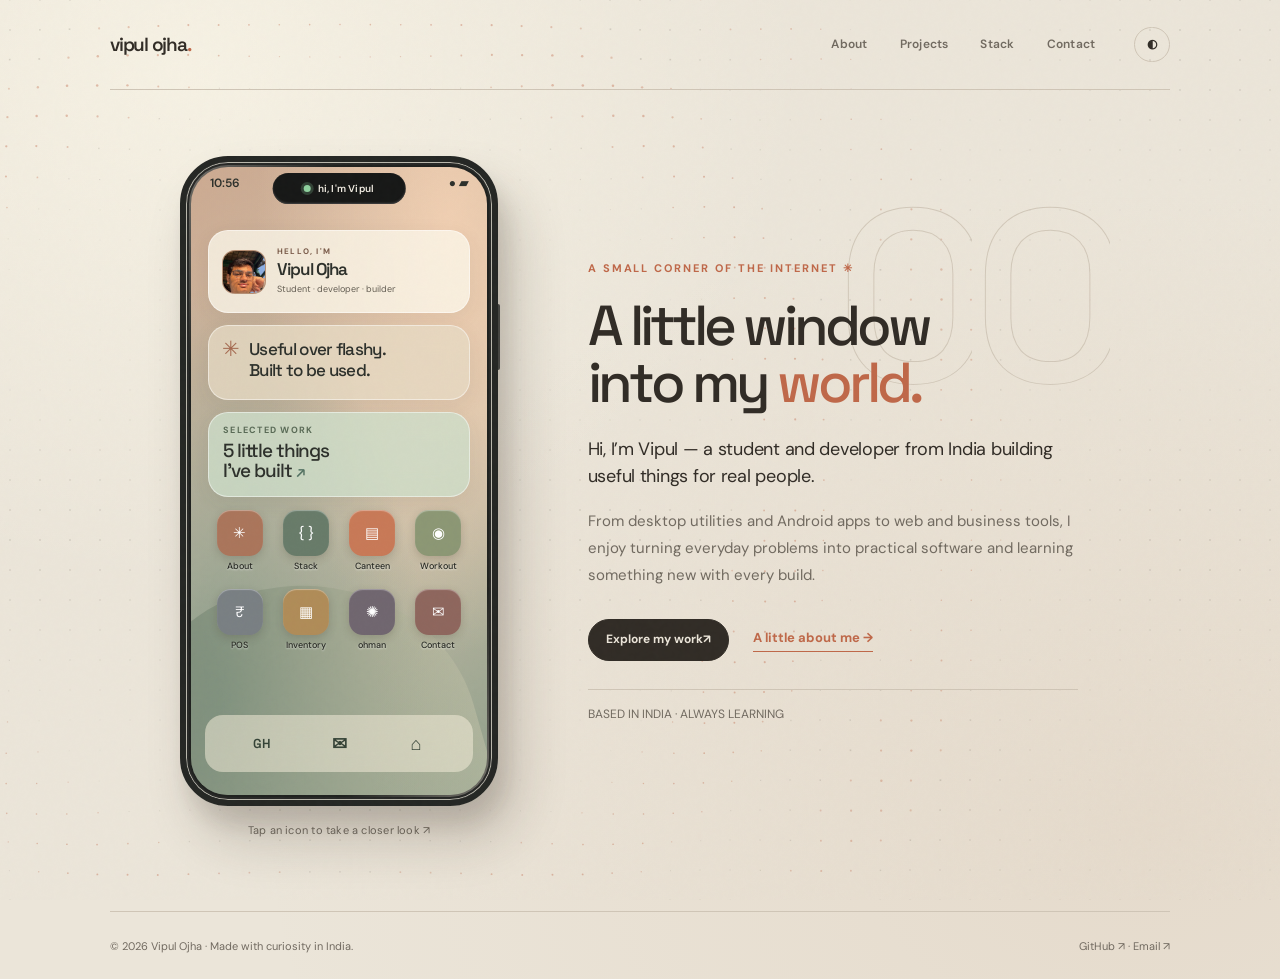
<file: index.html>
<!doctype html>
<html lang="en">
<head>
  <meta charset="utf-8">
  <meta name="viewport" content="width=device-width, initial-scale=1">
  <meta name="theme-color" content="#f8f6f0">
  <meta name="description" content="Vipul Ojha is a student and developer from India building practical desktop, Android, and web tools. Explore projects and get in touch.">
  <link rel="canonical" href="https://vipulojha.github.io/">
  <link rel="icon" type="image/svg+xml" href="favicon.svg">
  <meta property="og:type" content="website">
  <meta property="og:title" content="vipulojha.dev">
  <meta property="og:description" content="Practical software for the web, Android, and desktop. Projects, skills, and ways to connect.">
  <meta property="og:url" content="https://vipulojha.github.io/">
  <meta property="og:image" content="https://vipulojha.github.io/assets/social-card.png">
  <meta name="twitter:card" content="summary_large_image">
  <meta name="twitter:title" content="vipulojha.dev">
  <link rel="preconnect" href="https://fonts.googleapis.com">
  <link rel="preconnect" href="https://fonts.gstatic.com" crossorigin>
  <link href="https://fonts.googleapis.com/css2?family=DM+Sans:wght@400;500;600;700;800&family=Space+Grotesk:wght@400;500;600;700&display=swap" rel="stylesheet">
  <link rel="stylesheet" href="styles.css">
  <script defer src="app.js"></script>
  <script defer src="motion.js"></script>
  <title>vipulojha.dev</title>
</head>
<body class="site-shell">
  <a class="skip-link" href="#main">Skip to content</a>
  <header class="site-header"><nav aria-label="Main navigation">
    <a class="brand" href="#home" data-open="overview">vipul ojha<span aria-hidden="true">.</span></a>
    <div class="nav-links"><a href="#about" data-open="about">About</a><a href="#projects" data-open="projects">Projects</a><a href="#stack" data-open="stack">Stack</a><a href="#contact" data-open="contact">Contact</a></div>
    <button class="theme-toggle" id="theme-toggle" type="button" aria-label="Switch to dark theme" aria-pressed="false">◐</button>
  </nav></header>
  <main id="main"><div class="experience">
    <div class="phone-column"><div class="phone" aria-label="Explore Vipul's portfolio"><div class="phone-screen">
      <div class="phone-status"><span id="phone-clock">9:41</span><span class="dynamic-island" aria-hidden="true"></span><span aria-hidden="true">● ▰</span></div>
      <div id="phone-home-screen" class="phone-home-screen">
        <div class="profile-widget"><div class="avatar-frame"><img src="assets/avatar.png" alt="Vipul Ojha" width="380" height="380"></div><div><span class="screen-kicker">HELLO, I'M</span><strong>Vipul Ojha</strong><span>Student · developer · builder</span></div></div>
        <div class="motto-widget"><span aria-hidden="true">✳</span><p>Useful over flashy.<br>Built to be used.</p></div>
        <a class="projects-widget" href="#projects" data-open="projects"><span>SELECTED WORK</span><strong>5 little things<br>I've built <span aria-hidden="true">↗</span></strong></a>
        <div class="app-grid" aria-label="Explore sections">
          <a class="app-launcher" href="#about" data-open="about"><span class="app-icon icon-about" aria-hidden="true">✳</span><span class="app-label">About</span></a>
          <a class="app-launcher" href="#stack" data-open="stack"><span class="app-icon icon-stack" aria-hidden="true">{ }</span><span class="app-label">Stack</span></a>
          <a class="app-launcher" href="#canteen" data-open="canteen"><span class="app-icon icon-canteen" aria-hidden="true">▤</span><span class="app-label">Canteen</span></a>
          <a class="app-launcher" href="#workout" data-open="workout"><span class="app-icon icon-workout" aria-hidden="true">◉</span><span class="app-label">Workout</span></a>
          <a class="app-launcher" href="#pos" data-open="pos"><span class="app-icon icon-pos" aria-hidden="true">₹</span><span class="app-label">POS</span></a>
          <a class="app-launcher" href="#inventory" data-open="inventory"><span class="app-icon icon-inventory" aria-hidden="true">▦</span><span class="app-label">Inventory</span></a>
          <a class="app-launcher" href="#ohman" data-open="ohman"><span class="app-icon icon-ohman" aria-hidden="true">✺</span><span class="app-label">ohman</span></a>
          <a class="app-launcher" href="#contact" data-open="contact"><span class="app-icon icon-contact" aria-hidden="true">✉</span><span class="app-label">Contact</span></a>
        </div>
        <div class="phone-dock"><a href="https://github.com/vipulojha" target="_blank" rel="noopener noreferrer" aria-label="Vipul on GitHub">GH</a><a href="mailto:vipul.ojha.dev@gmail.com" aria-label="Email Vipul">✉</a><a href="#home" data-open="overview" aria-label="Home">⌂</a></div>
      </div>
      <section id="phone-sheet" class="phone-sheet" aria-labelledby="phone-sheet-title" hidden><div class="sheet-toolbar"><button id="phone-back" type="button" aria-label="Back to home">←</button><span id="phone-sheet-title"></span></div><div id="phone-sheet-body" class="sheet-body"></div><button id="phone-home" class="home-indicator" type="button" aria-label="Return to home"><span></span></button></section>
    </div></div><p class="phone-hint">Tap an icon to take a closer look <span aria-hidden="true">↗</span></p></div>
    <div class="detail-column"><div id="detail-panels">
      <section class="detail-panel" data-panel="overview" id="home"><p class="eyebrow">A SMALL CORNER OF THE INTERNET <span aria-hidden="true">✳</span></p><h1 class="detail-title">A little window<br>into my <em>world.</em></h1><p class="detail-lede">Hi, I’m Vipul — a student and developer from India building useful things for real people.</p><p class="detail-copy">From desktop utilities and Android apps to web and business tools, I enjoy turning everyday problems into practical software and learning something new with every build.</p><div class="detail-actions"><a class="pill-link" href="#projects" data-open="projects">Explore my work <span aria-hidden="true">↗</span></a><a class="text-link" href="#about" data-open="about">A little about me →</a></div><p class="detail-meta">BASED IN INDIA · ALWAYS LEARNING</p></section>
      <section class="detail-panel" data-panel="about" id="about"><p class="eyebrow">01 / THE PERSON</p><h2 class="detail-title">Curious by default.</h2><p class="detail-lede">Hi, I’m Vipul.</p><p class="detail-copy">I’m a student from India interested in software engineering and product development. I enjoy turning everyday problems into practical tools — and learning something new with every build.</p><p class="detail-copy">Useful over flashy. Built to be used.</p><div class="detail-actions"><a class="pill-link" href="https://github.com/vipulojha" target="_blank" rel="noopener noreferrer">Find me on GitHub ↗</a><a class="text-link" href="#contact" data-open="contact">Say hello →</a></div></section>
      <section class="detail-panel" data-panel="projects" id="projects"><p class="eyebrow">02 / SELECTED WORK</p><h2 class="detail-title">Things I’ve built.</h2><p class="detail-lede">A mix of web, Android, and desktop projects — each one a chance to make something useful.</p><div class="project-toolbar"><div id="project-filters" role="group" aria-label="Filter projects"><button type="button" data-filter="all" aria-pressed="true">All</button><button type="button" data-filter="web" aria-pressed="false">Web</button><button type="button" data-filter="android" aria-pressed="false">Android</button><button type="button" data-filter="desktop" aria-pressed="false">Desktop</button></div><span id="project-count">5 projects</span></div>
        <div class="project-list">
          <article class="project-card" data-category="web"><span class="project-number">01 / WEB APP</span><div class="project-info"><h3><a href="#canteen" data-open="canteen">Smart Canteen System ↗</a></h3><p>A canteen management system built with PHP and MySQL.</p><span>PHP · MySQL</span></div><a class="text-link" href="https://github.com/vipulojha/smart-canteen-system" target="_blank" rel="noopener noreferrer">GitHub ↗</a></article>
          <article class="project-card" data-category="android"><span class="project-number">02 / ANDROID</span><div class="project-info"><h3><a href="#workout" data-open="workout">Workout Tracker ↗</a></h3><p>An Android app with login, workout plans, exercises, and progress tracking.</p><span>Java · Android</span></div><a class="text-link" href="https://github.com/vipulojha/workout_tracker" target="_blank" rel="noopener noreferrer">GitHub ↗</a></article>
          <article class="project-card" data-category="web"><span class="project-number">03 / WEB APP</span><div class="project-info"><h3><a href="#pos" data-open="pos">POS System ↗</a></h3><p>A JavaScript project for managing products and transactions.</p><span>JavaScript</span></div><a class="text-link" href="https://github.com/vipulojha/-POS-System" target="_blank" rel="noopener noreferrer">GitHub ↗</a></article>
          <article class="project-card" data-category="web"><span class="project-number">04 / HACKATHON · WEB</span><div class="project-info"><h3><a href="#inventory" data-open="inventory">Core Inventory System ↗</a></h3><p>An inventory system created for a hackathon.</p><span>Inventory tools</span></div><div class="detail-actions"><a class="text-link" href="https://coreinventorysystem-odoo.vercel.app" target="_blank" rel="noopener noreferrer">Live demo ↗</a><a class="text-link" href="https://github.com/vipulojha/CoreInventorySystem-Odoo" target="_blank" rel="noopener noreferrer">GitHub ↗</a></div></article>
          <article class="project-card" data-category="desktop"><span class="project-number">05 / DESKTOP · FORK</span><div class="project-info"><h3><a href="#ohman" data-open="ohman">ohman ↗</a></h3><p>A fork of a C# utility for OMEN and Victus fan, GPU, and lighting controls. Credit for the original project belongs to its upstream authors.</p><span>C# · Windows</span></div><a class="text-link" href="https://github.com/vipulojha/ohman" target="_blank" rel="noopener noreferrer">View fork ↗</a></article>
        </div><p class="detail-footer"><a class="text-link" href="https://github.com/vipulojha?tab=repositories" target="_blank" rel="noopener noreferrer">More on GitHub ↗</a></p></section>
      <section class="detail-panel" data-panel="stack" id="stack"><p class="eyebrow">03 / THE TOOLKIT</p><h2 class="detail-title">Tools of the trade.</h2><p class="detail-lede">Languages and tools I’ve used across projects, with plenty more to learn.</p><h3>Languages &amp; web</h3><ul class="tag-list"><li>C#</li><li>Java</li><li>JavaScript</li><li>HTML &amp; CSS</li><li>PHP</li><li>PowerShell</li></ul><h3>Data &amp; platforms</h3><ul class="tag-list"><li>MySQL</li><li>Android</li><li>Desktop</li><li>Web</li></ul><h3>Workflow</h3><ul class="tag-list"><li>Git</li><li>GitHub</li><li>Build · Learn · Iterate</li></ul></section>
      <section class="detail-panel" data-panel="contact" id="contact"><p class="eyebrow">04 / GET IN TOUCH</p><h2 class="detail-title">Have an idea?<br>Let’s talk.</h2><p class="detail-lede">Whether you want to collaborate, share feedback, or just say hi — my inbox is open.</p><div class="detail-actions"><a class="pill-link" href="mailto:vipul.ojha.dev@gmail.com">Email me ↗</a><button id="copy-email" type="button" data-email="vipul.ojha.dev@gmail.com">Copy email ⧉</button></div><span id="copy-status" role="status" aria-live="polite"></span><p class="detail-meta">vipul.ojha.dev@gmail.com</p></section>
      <section class="detail-panel" data-panel="canteen" id="canteen"><p class="eyebrow">01 / WEB APP</p><h2 class="detail-title">Smart Canteen System.</h2><p class="detail-lede">A canteen management system built with PHP and MySQL.</p><ul class="tag-list"><li>PHP</li><li>MySQL</li></ul><div class="detail-actions"><a class="pill-link" href="https://github.com/vipulojha/smart-canteen-system" target="_blank" rel="noopener noreferrer">View repository ↗</a><a class="text-link" href="#projects" data-open="projects">All projects →</a></div></section>
      <section class="detail-panel" data-panel="workout" id="workout"><p class="eyebrow">02 / ANDROID</p><h2 class="detail-title">Workout Tracker.</h2><p class="detail-lede">An Android app with login, workout plans, exercises, and progress tracking.</p><ul class="tag-list"><li>Java</li><li>Android</li></ul><div class="detail-actions"><a class="pill-link" href="https://github.com/vipulojha/workout_tracker" target="_blank" rel="noopener noreferrer">View repository ↗</a><a class="text-link" href="#projects" data-open="projects">All projects →</a></div></section>
      <section class="detail-panel" data-panel="pos" id="pos"><p class="eyebrow">03 / WEB APP</p><h2 class="detail-title">POS System.</h2><p class="detail-lede">A JavaScript project for managing products and transactions.</p><ul class="tag-list"><li>JavaScript</li></ul><div class="detail-actions"><a class="pill-link" href="https://github.com/vipulojha/-POS-System" target="_blank" rel="noopener noreferrer">View repository ↗</a><a class="text-link" href="#projects" data-open="projects">All projects →</a></div></section>
      <section class="detail-panel" data-panel="inventory" id="inventory"><p class="eyebrow">04 / HACKATHON · WEB</p><h2 class="detail-title">Core Inventory System.</h2><p class="detail-lede">An inventory system created for a hackathon.</p><div class="detail-actions"><a class="pill-link" href="https://coreinventorysystem-odoo.vercel.app" target="_blank" rel="noopener noreferrer">Live demo ↗</a><a class="text-link" href="https://github.com/vipulojha/CoreInventorySystem-Odoo" target="_blank" rel="noopener noreferrer">GitHub ↗</a><a class="text-link" href="#projects" data-open="projects">All projects →</a></div></section>
      <section class="detail-panel" data-panel="ohman" id="ohman"><p class="eyebrow">05 / DESKTOP · FORK</p><h2 class="detail-title">ohman.</h2><p class="detail-lede">A fork of a C# utility for OMEN and Victus fan, GPU, and lighting controls.</p><p class="detail-copy">Credit for the original project belongs to its upstream authors.</p><ul class="tag-list"><li>C#</li><li>Windows</li></ul><div class="detail-actions"><a class="pill-link" href="https://github.com/vipulojha/ohman" target="_blank" rel="noopener noreferrer">View fork ↗</a><a class="text-link" href="#projects" data-open="projects">All projects →</a></div></section>
    </div></div>
  </div></main>
  <footer class="site-footer"><span>© <span id="year">2026</span> Vipul Ojha · Made with curiosity in India.</span><span><a href="https://github.com/vipulojha" target="_blank" rel="noopener noreferrer">GitHub ↗</a> · <a href="mailto:vipul.ojha.dev@gmail.com">Email ↗</a></span></footer>
  <template data-screen="about"><p class="screen-kicker">THE PERSON / 01</p><h2 class="screen-title">Hi, I'm Vipul.</h2><div class="screen-card"><p class="screen-copy">A student from India interested in software engineering and product development. I make practical tools and learn with every build.</p><strong>Useful over flashy. Built to be used.</strong></div><div class="screen-links"><a href="https://github.com/vipulojha" target="_blank" rel="noopener noreferrer">GitHub ↗</a><a href="#contact" data-open="contact">Say hello →</a></div></template>
  <template data-screen="projects"><p class="screen-kicker">SELECTED WORK / 02</p><h2 class="screen-title">Things I've built.</h2><p class="screen-copy">Five practical builds across web, Android, and desktop.</p><div class="screen-project-list"><a href="#canteen" data-open="canteen" data-category="web">01 <span>Smart Canteen System</span> ↗</a><a href="#workout" data-open="workout" data-category="android">02 <span>Workout Tracker</span> ↗</a><a href="#pos" data-open="pos" data-category="web">03 <span>POS System</span> ↗</a><a href="#inventory" data-open="inventory" data-category="web">04 <span>Core Inventory System</span> ↗</a><a href="#ohman" data-open="ohman" data-category="desktop">05 <span>ohman · fork</span> ↗</a></div></template>
  <template data-screen="stack"><p class="screen-kicker">THE TOOLKIT / 03</p><h2 class="screen-title">Tools of the trade.</h2><div class="screen-card"><p>Languages &amp; web</p><p class="screen-copy">C# · Java · JavaScript · HTML &amp; CSS · PHP · PowerShell</p></div><div class="screen-card"><p>Data &amp; platforms</p><p class="screen-copy">MySQL · Android · Desktop · Web</p></div><div class="screen-card"><p>Workflow</p><p class="screen-copy">Git · GitHub · Build · Learn · Iterate</p></div></template>
  <template data-screen="contact"><p class="screen-kicker">GET IN TOUCH / 04</p><h2 class="screen-title">Let's talk.</h2><div class="screen-card"><p class="screen-copy">Collaborate, share feedback, or just say hi. My inbox is open.</p><a href="mailto:vipul.ojha.dev@gmail.com">vipul.ojha.dev@gmail.com ↗</a></div></template>
  <template data-screen="canteen"><p class="screen-kicker">WEB APP / 01</p><h2 class="screen-title">Smart Canteen System</h2><div class="screen-hero hero-canteen" aria-hidden="true"><div class="mini-receipt"><span>ORDER / 01</span><i></i><i></i><i></i><b>✓</b></div></div><p class="screen-copy">A canteen management system built with PHP and MySQL.</p><div class="screen-links"><a href="https://github.com/vipulojha/smart-canteen-system" target="_blank" rel="noopener noreferrer">Repository ↗</a><a href="#projects" data-open="projects">All work →</a></div></template>
  <template data-screen="workout"><p class="screen-kicker">ANDROID / 02</p><h2 class="screen-title">Workout Tracker</h2><div class="screen-hero hero-workout" aria-hidden="true"><div class="progress-ring"><span>↗</span></div></div><p class="screen-copy">An Android app with login, workout plans, exercises, and progress tracking. Built with Java.</p><div class="screen-links"><a href="https://github.com/vipulojha/workout_tracker" target="_blank" rel="noopener noreferrer">Repository ↗</a><a href="#projects" data-open="projects">All work →</a></div></template>
  <template data-screen="pos"><p class="screen-kicker">WEB APP / 03</p><h2 class="screen-title">POS System</h2><div class="screen-hero hero-pos" aria-hidden="true"><div class="mini-terminal"><span>POINT OF SALE</span><i></i><i></i><i></i><b>₹</b></div></div><p class="screen-copy">A JavaScript project for managing products and transactions.</p><div class="screen-links"><a href="https://github.com/vipulojha/-POS-System" target="_blank" rel="noopener noreferrer">Repository ↗</a><a href="#projects" data-open="projects">All work →</a></div></template>
  <template data-screen="inventory"><p class="screen-kicker">HACKATHON · WEB / 04</p><h2 class="screen-title">Core Inventory System</h2><div class="screen-hero hero-inventory" aria-hidden="true"><div class="mini-boxes"><span>▦</span><span>▦</span><span>▦</span></div></div><p class="screen-copy">An inventory system created for a hackathon.</p><div class="screen-links"><a href="https://coreinventorysystem-odoo.vercel.app" target="_blank" rel="noopener noreferrer">Live demo ↗</a><a href="https://github.com/vipulojha/CoreInventorySystem-Odoo" target="_blank" rel="noopener noreferrer">Repository ↗</a></div></template>
  <template data-screen="ohman"><p class="screen-kicker">DESKTOP · FORK / 05</p><h2 class="screen-title">ohman</h2><div class="screen-hero hero-ohman" aria-hidden="true"><span>✺</span></div><p class="screen-copy">A fork of a C# utility for OMEN and Victus fan, GPU, and lighting controls. Original project credit belongs to its upstream authors.</p><div class="screen-links"><a href="https://github.com/vipulojha/ohman" target="_blank" rel="noopener noreferrer">View fork ↗</a><a href="#projects" data-open="projects">All work →</a></div></template>
</body>
</html>
</file>
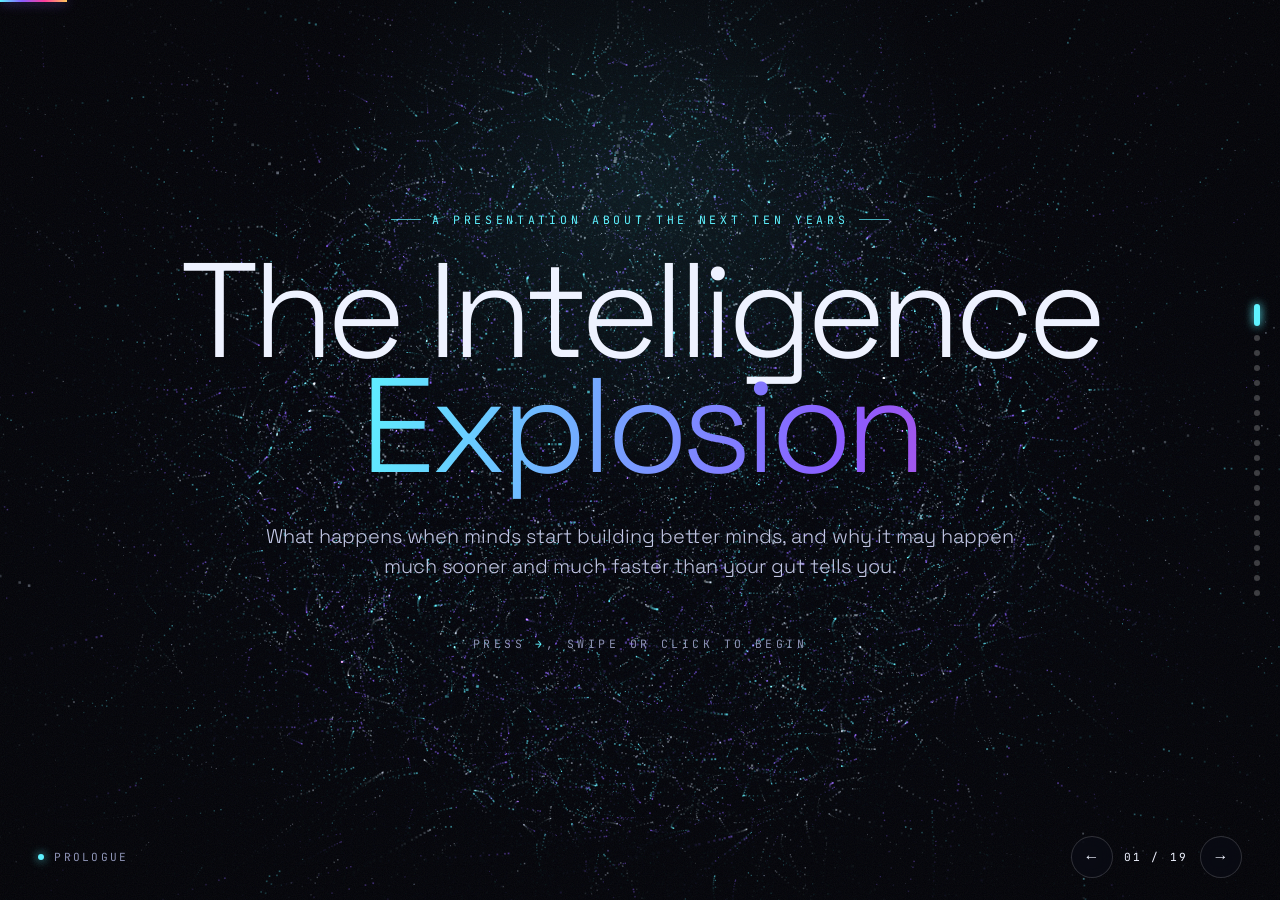
<file: intelligence-explosion/classic.html>
<!doctype html>
<html lang="en">
<head>
<meta charset="utf-8">
<meta name="viewport" content="width=device-width, initial-scale=1">
<meta name="theme-color" content="#04050b">
<meta name="description" content="The Intelligence Explosion: a cinematic presentation on where AI is going, and how fast.">
<title>The Intelligence Explosion</title>
<link rel="preconnect" href="https://fonts.googleapis.com">
<link rel="preconnect" href="https://fonts.gstatic.com" crossorigin>
<link href="https://fonts.googleapis.com/css2?family=Instrument+Serif:ital@0;1&family=JetBrains+Mono:wght@400;600&family=Space+Grotesk:wght@300;400;500;700&display=swap" rel="stylesheet">
<style>
:root{
  --bg:#04050b; --ink:#eef2ff; --mute:#8d93b5; --faint:#3a3f5c;
  --cyan:#5ef2ff; --violet:#8b5cff; --pink:#ff3d9a; --gold:#ffc65c; --red:#ff3b3b; --green:#5affb4;
  --sans:"Space Grotesk",ui-sans-serif,system-ui,-apple-system,"Segoe UI",sans-serif;
  --serif:"Instrument Serif","Iowan Old Style","Palatino Linotype",Georgia,serif;
  --mono:"JetBrains Mono",ui-monospace,SFMono-Regular,Menlo,Consolas,monospace;
  --ease:cubic-bezier(.16,1,.3,1);
}
*{box-sizing:border-box;margin:0;padding:0}
html,body{height:100%;background:var(--bg);color:var(--ink);font-family:var(--sans);overflow:hidden;-webkit-font-smoothing:antialiased}
#field{position:fixed;inset:0;z-index:0;display:block}
.vignette{position:fixed;inset:0;z-index:1;pointer-events:none;background:radial-gradient(ellipse at 50% 50%,transparent 40%,rgba(2,2,6,.75) 100%)}
.grain{position:fixed;inset:-50%;z-index:2;pointer-events:none;opacity:.06;background-image:url("data:image/svg+xml,%3Csvg xmlns='http://www.w3.org/2000/svg' width='160' height='160'%3E%3Cfilter id='n'%3E%3CfeTurbulence type='fractalNoise' baseFrequency='.9' numOctaves='3' stitchTiles='stitch'/%3E%3C/filter%3E%3Crect width='100%25' height='100%25' filter='url(%23n)'/%3E%3C/svg%3E");animation:grain 1s steps(6) infinite}
@keyframes grain{0%{transform:translate(0,0)}20%{transform:translate(-3%,2%)}40%{transform:translate(2%,-4%)}60%{transform:translate(-4%,-1%)}80%{transform:translate(3%,3%)}100%{transform:translate(0,0)}}
.spot{position:fixed;z-index:1;width:60vmax;height:60vmax;left:0;top:0;pointer-events:none;border-radius:50%;background:radial-gradient(circle,rgba(139,92,255,.10),transparent 60%);transform:translate(-50%,-50%);transition:background 1.2s}

/* ---------- slides ---------- */
.slide{position:fixed;inset:0;z-index:3;display:flex;padding:clamp(1.2rem,6vh,4.5rem) clamp(1.2rem,7vw,7rem) clamp(4.5rem,11vh,7rem);overflow-y:auto;overflow-x:hidden;
  opacity:0;visibility:hidden;pointer-events:none;transform:scale(1.06);filter:blur(10px);
  transition:opacity .9s var(--ease),transform 1.3s var(--ease),filter 1s var(--ease),visibility 0s linear 1s;scrollbar-width:none}
.slide::-webkit-scrollbar{display:none}
.slide.past{transform:scale(.92)}
.slide.active{opacity:1;visibility:visible;pointer-events:auto;transform:none;filter:none;transition:opacity 1s var(--ease) .25s,transform 1.4s var(--ease) .15s,filter 1s var(--ease) .2s,visibility 0s}
.wrap{margin:auto;width:100%;max-width:1380px;position:relative}
.center{text-align:center}
.two{display:grid;grid-template-columns:minmax(0,1fr) minmax(0,1.1fr);gap:clamp(2rem,5vw,5rem);align-items:center}
.two.even{grid-template-columns:1fr 1fr}
@media (max-width:880px){.two,.two.even{grid-template-columns:1fr}}

.r{opacity:0;transform:translateY(34px);transition:opacity .9s var(--ease),transform 1.2s var(--ease);transition-delay:0s}
.active .r{opacity:1;transform:none;transition-delay:calc(var(--d,0) * 120ms + 350ms)}
.split .w{display:inline-block;white-space:nowrap}
.split .ch{display:inline-block;opacity:0;transform:translateY(.55em) rotateX(-80deg) scale(.9);filter:blur(8px);transition:opacity .7s var(--ease),transform 1s var(--ease),filter .8s var(--ease);transform-origin:50% 100%}
.active .split .ch{opacity:1;transform:none;filter:none;transition-delay:calc(var(--i) * 32ms + var(--base,300ms))}

.kicker{font-family:var(--mono);font-size:clamp(.66rem,.9vw,.8rem);letter-spacing:.32em;text-transform:uppercase;color:var(--cyan);display:inline-flex;align-items:center;gap:.9em;margin-bottom:1.6rem}
.kicker::before{content:"";width:2.6em;height:1px;background:currentColor;opacity:.7}
.center .kicker::after{content:"";width:2.6em;height:1px;background:currentColor;opacity:.7}
h1,h2,h3{font-weight:500;letter-spacing:-.035em;line-height:.95}
.mega{font-size:clamp(3.1rem,10.5vw,11rem);font-weight:300;letter-spacing:-.055em;line-height:.86}
h2{font-size:clamp(2.1rem,5.4vw,5.2rem);margin-bottom:1.4rem}
h3{font-size:clamp(1.15rem,1.7vw,1.5rem);letter-spacing:-.015em;line-height:1.15;margin-bottom:.5rem}
.serif{font-family:var(--serif);font-weight:400;font-style:italic;letter-spacing:-.02em}
.lede{font-size:clamp(1.02rem,1.55vw,1.42rem);line-height:1.5;color:#c3c8e6;max-width:40em;font-weight:300}
.center .lede{margin-inline:auto}
.small{font-size:clamp(.85rem,1.05vw,1rem);line-height:1.55;color:var(--mute)}
.src{font-family:var(--mono);font-size:.66rem;letter-spacing:.04em;color:#5d6386;margin-top:1.6rem;line-height:1.6}
.grad{background:linear-gradient(100deg,var(--cyan),var(--violet) 35%,var(--pink) 65%,var(--gold));-webkit-background-clip:text;background-clip:text;color:transparent;background-size:250% 100%;animation:shift 8s ease-in-out infinite alternate}
.grad .ch{background:inherit;-webkit-background-clip:text;background-clip:text;color:transparent;background-size:inherit}
@keyframes shift{to{background-position:100% 0}}
.hot{color:var(--pink)} .cy{color:var(--cyan)} .gd{color:var(--gold)} .vi{color:var(--violet)} .rd{color:var(--red)}
em{font-style:normal;color:var(--ink);font-weight:500}

.glass{background:linear-gradient(160deg,rgba(255,255,255,.065),rgba(255,255,255,.015));border:1px solid rgba(255,255,255,.09);border-radius:22px;backdrop-filter:blur(14px);-webkit-backdrop-filter:blur(14px);box-shadow:0 30px 80px -30px rgba(0,0,0,.8),inset 0 1px 0 rgba(255,255,255,.06)}
.pill{display:inline-block;font-family:var(--mono);font-size:.7rem;letter-spacing:.14em;text-transform:uppercase;padding:.45em .9em;border-radius:99px;border:1px solid rgba(255,255,255,.14);color:var(--mute)}

/* title */
.title-sub{margin-top:2.4rem}
.scroll-hint{margin-top:3.4rem;font-family:var(--mono);font-size:.72rem;letter-spacing:.3em;color:var(--mute);text-transform:uppercase}
.scroll-hint b{display:inline-block;animation:nudge 1.6s ease-in-out infinite;color:var(--cyan)}
@keyframes nudge{50%{transform:translateX(8px)}}

/* quote */
.quote{font-family:var(--serif);font-size:clamp(1.9rem,4.6vw,4.4rem);line-height:1.08;letter-spacing:-.02em;max-width:18em}
.quote .dim{color:#6f7699;transition:color 1.2s}
.active .quote .dim.flare{color:var(--pink);transition-delay:2.6s}
.cite{font-family:var(--mono);font-size:.78rem;letter-spacing:.2em;color:var(--mute);margin-top:2rem;text-transform:uppercase}

/* chess */
.board{display:grid;grid-template-columns:repeat(8,1fr);gap:clamp(3px,.45vw,6px);aspect-ratio:1;width:min(100%,62vh,520px);margin-inline:auto}
.sq{border-radius:4px;background:rgba(255,255,255,.035);border:1px solid rgba(255,255,255,.05);position:relative;transition:background .35s,box-shadow .35s,transform .35s}
.sq.on{transform:scale(1.04)}
.counter{font-family:var(--mono);font-size:clamp(1rem,2.2vw,1.8rem);color:var(--ink);word-break:break-all;min-height:2.6em;margin-top:1.2rem}
.counter small{display:block;font-size:.55em;letter-spacing:.24em;color:var(--mute);text-transform:uppercase;margin-bottom:.3em}

/* stat grid */
.stats{display:grid;grid-template-columns:repeat(3,1fr);gap:clamp(.8rem,1.6vw,1.4rem);margin-top:2.6rem}
@media (max-width:880px){.stats{grid-template-columns:1fr}}
.stat{padding:clamp(1.1rem,2vw,1.8rem)}
.stat .vs{display:flex;justify-content:space-between;align-items:baseline;gap:1rem;font-family:var(--mono);font-size:.72rem;letter-spacing:.12em;color:var(--mute);text-transform:uppercase}
.stat .big{font-size:clamp(1.7rem,3vw,2.9rem);font-weight:300;letter-spacing:-.04em;line-height:1;margin:.5rem 0 .2rem}
.stat .bar{height:3px;border-radius:3px;background:rgba(255,255,255,.08);margin-top:1rem;overflow:hidden}
.stat .bar i{display:block;height:100%;width:0;background:linear-gradient(90deg,var(--cyan),var(--pink));transition:width 2.4s var(--ease) 1.2s}
.active .stat .bar i{width:var(--w)}

/* charts */
.chart{width:100%;height:auto;overflow:visible}
.chart text{font-family:var(--mono);fill:#7b82a8;font-size:11px}
.chart .grid{stroke:rgba(255,255,255,.07);stroke-width:1}
.chart .axis{stroke:rgba(255,255,255,.18)}
.chart .line{fill:none;stroke-width:2.6;stroke-linecap:round;stroke-linejoin:round}
.draw{stroke-dasharray:var(--len);stroke-dashoffset:var(--len);transition:stroke-dashoffset 0s}
.active .draw{stroke-dashoffset:0;transition:stroke-dashoffset 2.6s var(--ease) var(--dl,.6s)}
.chart .pt{opacity:0;transform:scale(0);transform-box:fill-box;transform-origin:center;transition:opacity .4s,transform .6s var(--ease)}
.active .chart .pt{opacity:1;transform:none;transition-delay:calc(var(--dl) + .2s)}
.chart .lbl{opacity:0;transition:opacity .6s}
.active .chart .lbl{opacity:1;transition-delay:calc(var(--dl) + .4s)}
.chart .lbl text{fill:#dfe3ff;font-size:11.5px}
.chart .band{opacity:0;transition:opacity 1.2s}
.active .chart .band{opacity:1;transition-delay:2.6s}
.chart-card{padding:clamp(1rem,2vw,1.8rem)}
.legend{display:flex;flex-wrap:wrap;gap:1.2rem;margin-top:1rem;font-family:var(--mono);font-size:.7rem;color:var(--mute);letter-spacing:.06em}
.legend i{display:inline-block;width:18px;height:2px;vertical-align:middle;margin-right:.5em}

/* engines */
.engines{display:grid;grid-template-columns:1fr auto 1fr auto 1fr auto 1.1fr;align-items:stretch;gap:clamp(.4rem,1vw,1rem);margin-top:2.4rem}
.engine{padding:clamp(1.1rem,2vw,1.8rem);display:flex;flex-direction:column;gap:.4rem}
.engine .n{font-size:clamp(2.2rem,4.6vw,4.2rem);font-weight:300;letter-spacing:-.05em;line-height:1}
.op{align-self:center;font-size:clamp(1.6rem,3vw,2.6rem);color:var(--mute);font-weight:300}
.engine.total{border-color:rgba(255,61,154,.4);background:linear-gradient(160deg,rgba(255,61,154,.16),rgba(139,92,255,.06))}
@media (max-width:880px){.engines{grid-template-columns:1fr}.op{justify-self:center;line-height:.6}}

/* loop */
.loop{position:relative;width:min(100%,58vh,560px);aspect-ratio:1;margin-inline:auto}
.loop svg{position:absolute;inset:0;width:100%;height:100%;overflow:visible}
.node{position:absolute;width:38%;transform:translate(-50%,-50%);text-align:center;padding:.85rem .9rem;font-size:clamp(.78rem,1.1vw,.98rem);line-height:1.3}
.node b{display:block;font-family:var(--mono);font-size:.62rem;letter-spacing:.2em;color:var(--cyan);margin-bottom:.35rem;font-weight:400}
.loop-core{position:absolute;left:50%;top:50%;transform:translate(-50%,-50%);text-align:center}
.loop-core .gen{font-family:var(--mono);font-size:clamp(1.6rem,3.4vw,2.8rem);color:var(--ink)}
.loop-core .gl{font-family:var(--mono);font-size:.62rem;letter-spacing:.24em;color:var(--mute);text-transform:uppercase}

/* takeoff */
.ctrl{margin-top:1.4rem;padding:1.2rem 1.4rem}
.ctrl label{display:flex;justify-content:space-between;font-family:var(--mono);font-size:.72rem;letter-spacing:.12em;color:var(--mute);text-transform:uppercase;margin-bottom:.8rem}
input[type=range]{-webkit-appearance:none;appearance:none;width:100%;height:4px;border-radius:4px;background:linear-gradient(90deg,var(--cyan),var(--violet),var(--pink));outline:none}
input[type=range]::-webkit-slider-thumb{-webkit-appearance:none;width:24px;height:24px;border-radius:50%;background:#fff;box-shadow:0 0 0 6px rgba(255,255,255,.12),0 0 24px var(--pink);cursor:grab}
input[type=range]::-moz-range-thumb{width:24px;height:24px;border-radius:50%;background:#fff;border:0;box-shadow:0 0 0 6px rgba(255,255,255,.12),0 0 24px var(--pink);cursor:grab}
.regime{font-size:clamp(1.3rem,2.2vw,1.9rem);margin-top:1rem;letter-spacing:-.02em;transition:color .4s}
.gap{font-family:var(--mono);font-size:.82rem;color:var(--mute);margin-top:.4rem}
.gap b{color:var(--ink);font-weight:600}

/* geniuses */
.bigcount{font-size:clamp(3.2rem,11vw,10rem);font-weight:300;letter-spacing:-.06em;line-height:.9;font-variant-numeric:tabular-nums}

/* compression */
.ticks{position:relative;height:120px;margin:3rem 0 1rem}
.tickrow{position:absolute;left:0;right:0;top:40px;height:44px;display:flex;justify-content:space-between;transform-origin:left center;transition:transform 0s}
.tickrow i{width:2px;background:rgba(255,255,255,.22);border-radius:2px}
.tickrow i:nth-child(10n+1){background:rgba(255,255,255,.6);height:100%}
.tickrow i:not(:nth-child(10n+1)){height:50%;align-self:center}
.active .tickrow{transform:scaleX(.1);transition:transform 2.6s cubic-bezier(.7,0,.2,1) 2.2s}
.active .tickrow i{background:var(--pink);box-shadow:0 0 12px var(--pink);transition:background .6s 3.8s,box-shadow .6s 3.8s}
.yr{position:absolute;top:0;font-family:var(--mono);font-size:.8rem;color:var(--mute);transition:left 2.6s cubic-bezier(.7,0,.2,1) 2.2s,color .6s}
.yr.a{left:0}.yr.b{left:calc(100% - 3.2em)}
.active .yr.b{left:calc(10% - 1.4em);color:var(--pink)}
.yr.b .y1,.yr.b .y2{transition:opacity .6s}.yr.b .y2{position:absolute;left:0;opacity:0}
.active .yr.b .y1{opacity:0;transition-delay:4.2s}.active .yr.b .y2{opacity:1;transition-delay:4.2s}
.after{position:absolute;left:12%;top:36px;font-family:var(--serif);font-style:italic;font-size:clamp(1.2rem,2.6vw,2.2rem);color:var(--ink);opacity:0;transform:translateX(-20px);transition:opacity 1s,transform 1s var(--ease)}
.active .after{opacity:1;transform:none;transition-delay:4.4s}

/* cards */
.cards{display:grid;grid-template-columns:repeat(3,1fr);gap:clamp(.8rem,1.4vw,1.2rem);margin-top:2.4rem}
@media (max-width:880px){.cards{grid-template-columns:1fr}}
.card{padding:clamp(1.1rem,1.8vw,1.6rem);transition:transform .5s var(--ease),border-color .5s}
.card:hover{transform:translateY(-6px);border-color:rgba(94,242,255,.35)}
.card .ic{font-size:1.6rem;line-height:1;margin-bottom:.9rem;display:inline-grid;place-items:center;width:2.6rem;height:2.6rem;border-radius:12px;background:rgba(94,242,255,.08);color:var(--cyan)}

/* economy bars */
.bars{display:flex;flex-direction:column;gap:1.05rem;margin-top:2rem}
.brow{display:grid;grid-template-columns:minmax(7rem,11rem) 1fr;align-items:center;gap:1.2rem}
.brow .nm{font-family:var(--mono);font-size:.76rem;letter-spacing:.1em;text-transform:uppercase;color:var(--mute)}
.btrack{position:relative;height:38px}
.bfill{position:absolute;left:0;top:0;bottom:0;width:0;border-radius:6px;background:linear-gradient(90deg,rgba(94,242,255,.65),rgba(139,92,255,.65));transition:width 1.8s var(--ease);display:flex;align-items:center;justify-content:flex-end;padding-right:.8rem;font-family:var(--mono);font-size:.8rem;white-space:nowrap;color:#05060c;font-weight:600;overflow:visible}
.active .bfill{width:var(--w);transition-delay:calc(var(--d) * 300ms + 700ms)}
.bfill.q{background:linear-gradient(90deg,var(--pink),var(--gold));box-shadow:0 0 30px rgba(255,61,154,.5);animation:throb 1.4s ease-in-out infinite}
.bfill span{position:absolute;left:calc(100% + .8rem);color:var(--ink);font-weight:400}
@keyframes throb{50%{filter:brightness(1.35)}}

/* alignment */
.glitch{position:relative;display:inline-block}
.glitch::before,.glitch::after{content:attr(data-t);position:absolute;inset:0;pointer-events:none}
.active .glitch::before{color:var(--cyan);mix-blend-mode:screen;animation:gl1 2.6s infinite steps(1)}
.active .glitch::after{color:var(--red);mix-blend-mode:screen;animation:gl2 3.1s infinite steps(1)}
@keyframes gl1{0%,86%,100%{transform:none;clip-path:inset(0 0 100% 0)}88%{transform:translate(-4px,1px);clip-path:inset(20% 0 55% 0)}91%{transform:translate(3px,-2px);clip-path:inset(62% 0 8% 0)}94%{transform:translate(-2px,0);clip-path:inset(40% 0 35% 0)}}
@keyframes gl2{0%,80%,100%{transform:none;clip-path:inset(100% 0 0 0)}82%{transform:translate(5px,0);clip-path:inset(10% 0 70% 0)}85%{transform:translate(-3px,2px);clip-path:inset(70% 0 5% 0)}}
.warnlist{list-style:none;display:grid;gap:.9rem;margin-top:2rem}
.warnlist li{padding:1rem 1.2rem;border-left:2px solid var(--red);background:linear-gradient(90deg,rgba(255,59,59,.09),transparent);border-radius:0 12px 12px 0;line-height:1.45;font-size:clamp(.92rem,1.2vw,1.08rem);color:#d6d9ef}

/* futures */
.futures{display:grid;grid-template-columns:repeat(3,1fr);gap:clamp(.8rem,1.4vw,1.2rem);margin-top:2.2rem}
@media (max-width:880px){.futures{grid-template-columns:1fr}}
.fut{padding:clamp(1.2rem,2vw,1.8rem);position:relative;overflow:hidden}
.fut::before{content:"";position:absolute;left:0;right:0;top:0;height:3px;background:var(--c)}
.fut .pct{font-family:var(--mono);font-size:.68rem;letter-spacing:.2em;color:var(--c);text-transform:uppercase;margin-bottom:.8rem}

/* timeline */
.tl{position:relative;margin-top:2.2rem;display:grid;gap:.15rem}
.tl::before{content:"";position:absolute;left:5.2rem;top:.6rem;bottom:.6rem;width:1px;background:linear-gradient(var(--cyan),var(--violet),var(--pink),var(--gold))}
.ev{display:grid;grid-template-columns:4.4rem 1fr;gap:2rem;align-items:start;padding:.55rem 0}
.ev .y{font-family:var(--mono);font-size:.95rem;color:var(--ink);text-align:right;padding-top:.1rem}
.ev .t{position:relative;font-size:clamp(.92rem,1.25vw,1.12rem);line-height:1.45;color:#c9cde9}
.ev .t::before{content:"";position:absolute;left:-1.18rem;top:.45rem;width:9px;height:9px;border-radius:50%;background:var(--bg);border:2px solid var(--cc,var(--cyan));box-shadow:0 0 14px var(--cc,var(--cyan))}
.ev .t b{color:var(--ink);font-weight:500}

/* actions */
.acts{display:grid;grid-template-columns:repeat(2,1fr);gap:clamp(.8rem,1.4vw,1.2rem);margin-top:2.2rem}
@media (max-width:880px){.acts{grid-template-columns:1fr}}
.act{padding:clamp(1.1rem,1.8vw,1.6rem);display:grid;grid-template-columns:auto 1fr;gap:1.1rem;align-items:start}
.act .k{font-family:var(--mono);font-size:1.6rem;color:var(--cyan);line-height:1;font-weight:300}

/* finale */
.fin .mega{font-size:clamp(2.8rem,9vw,9rem)}
.fin .lede{margin-top:2.2rem}
.replay{margin-top:3rem;display:inline-flex;gap:.8em;align-items:center;font-family:var(--mono);font-size:.74rem;letter-spacing:.24em;text-transform:uppercase;color:var(--ink);background:none;border:1px solid rgba(255,255,255,.2);border-radius:99px;padding:1em 1.8em;cursor:pointer;transition:background .4s,border-color .4s}
.replay:hover{background:rgba(255,255,255,.08);border-color:rgba(255,255,255,.5)}

/* ---------- chrome ---------- */
.progress{position:fixed;left:0;top:0;height:2px;z-index:10;background:linear-gradient(90deg,var(--cyan),var(--violet),var(--pink),var(--gold));width:0;transition:width 1s var(--ease);box-shadow:0 0 12px var(--violet)}
.hud{position:fixed;left:0;right:0;bottom:0;z-index:10;display:flex;justify-content:space-between;align-items:center;padding:clamp(.8rem,2.4vh,1.6rem) clamp(1rem,3vw,2.4rem);pointer-events:none;font-family:var(--mono);font-size:.7rem;letter-spacing:.2em;text-transform:uppercase;color:var(--mute)}
.hud > *{pointer-events:auto}
.sec{display:flex;align-items:center;gap:.9em;transition:opacity .4s}
.sec .dot{width:6px;height:6px;border-radius:50%;background:var(--cyan);box-shadow:0 0 10px var(--cyan);animation:blink 2s infinite}
@keyframes blink{50%{opacity:.3}}
.navs{display:flex;align-items:center;gap:.7rem}
.navs button{width:42px;height:42px;border-radius:50%;border:1px solid rgba(255,255,255,.16);background:rgba(10,12,24,.5);color:var(--ink);cursor:pointer;font-size:1rem;display:grid;place-items:center;transition:background .3s,border-color .3s;backdrop-filter:blur(8px)}
.navs button:hover{background:rgba(255,255,255,.1);border-color:rgba(255,255,255,.4)}
.navs button:focus-visible,.replay:focus-visible,input:focus-visible{outline:2px solid var(--cyan);outline-offset:3px}
.count{min-width:4.6em;text-align:center;color:var(--ink)}
.dots{position:fixed;right:clamp(.6rem,1.6vw,1.4rem);top:50%;transform:translateY(-50%);z-index:10;display:flex;flex-direction:column;gap:9px}
.dots button{width:6px;height:6px;border-radius:50%;border:0;background:rgba(255,255,255,.22);cursor:pointer;transition:all .5s var(--ease);padding:0}
.dots button.on{height:22px;border-radius:4px;background:var(--cyan);box-shadow:0 0 10px var(--cyan)}
@media (max-width:880px){.dots{display:none}.sec span{display:none}.hud{background:linear-gradient(transparent,rgba(4,5,11,.92) 55%)}}
.sr{position:absolute;width:1px;height:1px;overflow:hidden;clip:rect(0 0 0 0)}

@media (prefers-reduced-motion:reduce){
  .slide,.slide.active,.r,.split .ch,.draw{transition-duration:.01s!important;transition-delay:0s!important}
  .grain,.grad{animation:none}
}
</style>
</head>
<body>
<canvas id="field" aria-hidden="true"></canvas>
<div class="spot" id="spot" aria-hidden="true"></div>
<div class="vignette" aria-hidden="true"></div>
<div class="grain" aria-hidden="true"></div>
<div class="progress" id="progress"></div>

<main id="deck">

<!-- 01 TITLE -->
<section class="slide" data-title="Prologue" data-shape="sphere" data-pal="cyan" data-scale="1.15" data-spin="1" data-dim=".75">
  <div class="wrap center">
    <div class="kicker r">A presentation about the next ten years</div>
    <h1 class="mega"><span class="split" style="--base:500ms">The Intelligence</span><br><span class="split grad" style="--base:900ms">Explosion</span></h1>
    <p class="lede title-sub r" style="--d:8">What happens when minds start building better minds, and why it may happen much sooner and much faster than your gut tells you.</p>
    <div class="scroll-hint r" style="--d:11">Press <b>→</b>, swipe or click to begin</div>
  </div>
</section>

<!-- 02 GOOD -->
<section class="slide" data-title="1965" data-shape="text:1965" data-pal="ice" data-scale="1.15" data-x=".0" data-y="-.05" data-spin=".15" data-dim=".42" data-tilt="0">
  <div class="wrap">
    <div class="kicker r">The idea is 60 years old</div>
    <p class="quote r" style="--d:1">“Let an ultraintelligent machine be defined as a machine that can far surpass all the intellectual activities of any man however clever… there would then unquestionably be an <span class="cy">‘intelligence explosion,’</span> and the intelligence of man would be left far behind. Thus the first ultraintelligent machine is <em>the last invention that man need ever make</em>, <span class="dim flare">provided that the machine is docile enough to tell us how to keep it under control.</span>”</p>
    <div class="cite r" style="--d:3">I. J. Good · <span class="serif" style="text-transform:none;letter-spacing:0;font-size:1.1em">Speculations Concerning the First Ultraintelligent Machine</span> · 1965</div>
  </div>
</section>

<!-- 03 CHESSBOARD -->
<section class="slide" data-title="Exponentials" data-hook="chess" data-shape="dust" data-pal="violet" data-scale="1" data-spin=".2" data-dim=".35">
  <div class="wrap two">
    <div>
      <div class="kicker r">Your brain is linear. The world isn't.</div>
      <h2 class="r" style="--d:1">The second half<br>of the <span class="serif grad">chessboard</span></h2>
      <p class="lede r" style="--d:2">Put one grain of rice on the first square, two on the next, four on the next. For a while it's cute. By square 32 you have a field. Square 64 alone holds more rice than humans have ever grown.</p>
      <p class="small r" style="--d:3"><br>Every exponential feels slow and then all at once. Today's AI curves are in their second half.</p>
      <div class="counter r" style="--d:4" id="chessCount"><small>Square 1</small>1 grain</div>
    </div>
    <div class="r" style="--d:2"><div class="board" id="board" aria-label="Chessboard where each square holds double the previous"></div></div>
  </div>
</section>

<!-- 04 BIOLOGY LIMITS -->
<section class="slide" data-title="Speed limits" data-shape="neural" data-pal="green" data-scale=".95" data-x=".45" data-spin=".35" data-dim=".45">
  <div class="wrap">
    <div class="kicker r">Why human-level is not a ceiling</div>
    <h2 class="r" style="--d:1">Evolution built us under<br><span class="serif cy">brutal constraints.</span></h2>
    <p class="lede r" style="--d:2">Our minds are limited by a skull, a 20-watt budget and chemistry. Silicon has none of those limits. Human-level is just a mark on the way up. Nothing stops it there.</p>
    <div class="stats">
      <div class="stat glass r" style="--d:3"><div class="vs"><span>Firing speed</span><span>Neuron vs chip</span></div><div class="big">~200 Hz <span class="small">vs</span> <span class="cy" style="white-space:nowrap">5 GHz</span></div><div class="small">A transistor switches ~10,000,000× faster than a neuron fires.</div><div class="bar"><i style="--w:100%"></i></div></div>
      <div class="stat glass r" style="--d:4"><div class="vs"><span>Signal speed</span><span>Axon vs fiber</span></div><div class="big">~100 m/s <span class="small">vs</span> <span class="cy">200,000 km/s</span></div><div class="small">Thoughts in your head crawl. Data in fiber moves at about two-thirds the speed of light.</div><div class="bar"><i style="--w:92%"></i></div></div>
      <div class="stat glass r" style="--d:5"><div class="vs"><span>Power &amp; size</span><span>Skull vs campus</span></div><div class="big">20 W <span class="small">vs</span> <span class="cy">1+ GW</span></div><div class="small">A brain has to fit through a birth canal. A datacenter can be the size of a city.</div><div class="bar"><i style="--w:84%"></i></div></div>
    </div>
  </div>
</section>

<!-- 05 COMPUTE -->
<section class="slide" data-title="Compute" data-shape="curve" data-pal="cyan" data-scale=".9" data-x="-.45" data-y=".05" data-spin=".05" data-dim=".28" data-tilt=".15">
  <div class="wrap two">
    <div>
      <div class="kicker r">Engine #1 · raw compute</div>
      <h2 class="r" style="--d:1">A <span class="serif grad">trillion-fold</span><br>in fifteen years</h2>
      <p class="lede r" style="--d:2">The compute used to train frontier models has grown about <em>4–5× every year</em> since 2010. That's faster than Moore's law, faster than the internet and faster than almost anything people have ever built.</p>
      <p class="small r" style="--d:3"><br>The build-out is still speeding up: gigawatt-scale campuses, hundreds of billions of dollars a year and chips designed for this one job.</p>
    </div>
    <div class="chart-card glass r" style="--d:2">
      <svg class="chart" id="computeChart" viewBox="0 0 640 420" role="img" aria-label="Log-scale chart of training compute from 2012 to 2030"></svg>
      <div class="legend"><span><i style="background:var(--cyan)"></i>Notable models (training FLOP, log scale)</span><span><i style="background:var(--pink)"></i>Plausible trajectory</span></div>
      <div class="src">Approximate figures based on Epoch AI estimates. 2027–2030 points are projections, not data.</div>
    </div>
  </div>
</section>

<!-- 06 ENGINES -->
<section class="slide" data-title="Three engines" data-shape="lattice" data-pal="violet" data-scale=".95" data-x="0" data-y="-.1" data-spin=".5" data-dim=".3" data-tilt=".5">
  <div class="wrap">
    <div class="kicker r">It's not one curve. It's three, multiplied.</div>
    <h2 class="r" style="--d:1">Progress <span class="serif grad">compounds</span></h2>
    <div class="engines">
      <div class="engine glass r" style="--d:2"><span class="pill">Hardware + spend</span><div class="n cy">~4–5×</div><h3>Compute / year</h3><p class="small">More chips, better chips, bigger clusters, more money.</p></div>
      <div class="op r" style="--d:3">×</div>
      <div class="engine glass r" style="--d:4"><span class="pill">Algorithms</span><div class="n vi">~3×</div><h3>Efficiency / year</h3><p class="small">The compute needed for the same capability halves roughly every 8 months.</p></div>
      <div class="op r" style="--d:5">×</div>
      <div class="engine glass r" style="--d:6"><span class="pill">New paradigms</span><div class="n gd">?×</div><h3>Reasoning, RL, agents</h3><p class="small">Models that think longer, learn from their own attempts and use tools.</p></div>
      <div class="op r" style="--d:7">=</div>
      <div class="engine glass total r" style="--d:8"><span class="pill" style="color:var(--pink);border-color:rgba(255,61,154,.4)">Effective compute</span><div class="n hot">10×+</div><h3>per year</h3><p class="small">That's 100× in two years and 1,000× in three. Your intuition was not built for this.</p></div>
    </div>
    <div class="src r" style="--d:9">Rates are rough historical estimates (Epoch AI and others). They are trends, not laws.</div>
  </div>
</section>

<!-- 07 HORIZON -->
<section class="slide" data-title="Task horizon" data-shape="wave" data-pal="ice" data-scale="1.1" data-x=".0" data-y=".35" data-spin=".25" data-dim=".25" data-tilt=".55">
  <div class="wrap two">
    <div>
      <div class="kicker r">The metric that matters</div>
      <h2 class="r" style="--d:1">From seconds<br>to <span class="serif grad">weeks</span></h2>
      <p class="lede r" style="--d:2">METR measures how long a task (in human time) AI agents can finish on their own. That length has <em>doubled roughly every 7 months</em> for six years, and lately closer to every 4.</p>
      <p class="small r" style="--d:3"><br>In 2019 it was a few seconds. By 2025 it was a couple of hours. If the trend holds, agents will do work-week and then work-month projects without help within a few years. That includes AI research itself.</p>
    </div>
    <div class="chart-card glass r" style="--d:2">
      <svg class="chart" id="horizonChart" viewBox="0 0 640 420" role="img" aria-label="Log-scale chart of AI task time horizons from 2019 to 2028"></svg>
      <div class="legend"><span><i style="background:var(--cyan)"></i>Measured (≈50% success)</span><span><i style="background:var(--pink)"></i>4-month doubling</span><span><i style="background:var(--violet)"></i>7-month doubling</span></div>
      <div class="src">Approximate values based on METR's time-horizon research (2025). Dashed lines are extrapolations.</div>
    </div>
  </div>
</section>

<!-- 08 LOOP -->
<section class="slide" data-title="The loop" data-hook="loop" data-shape="torus" data-pal="magenta" data-scale="1.05" data-x="-.5" data-spin="2.2" data-dim=".4" data-tilt=".9">
  <div class="wrap two">
    <div>
      <div class="kicker r" style="color:var(--pink)">The moment the curve bends</div>
      <h2 class="r" style="--d:1">AI starts doing<br><span class="serif grad">AI research</span></h2>
      <p class="lede r" style="--d:2">Up to now, people made AI better. The next step is AI making AI better. Each generation helps design the next one, and does it faster.</p>
      <p class="small r" style="--d:3"><br>That's the explosion. It isn't magic. It's a feedback loop where the output becomes the input. Labs already say much of their own code is written by AI.</p>
    </div>
    <div class="loop r" style="--d:2">
      <svg viewBox="0 0 100 100" aria-hidden="true">
        <defs><linearGradient id="lg" x1="0" y1="0" x2="1" y2="1"><stop offset="0" stop-color="#5ef2ff"/><stop offset=".5" stop-color="#8b5cff"/><stop offset="1" stop-color="#ff3d9a"/></linearGradient>
        <filter id="glow"><feGaussianBlur stdDeviation="1.2" result="b"/><feMerge><feMergeNode in="b"/><feMergeNode in="SourceGraphic"/></feMerge></filter></defs>
        <circle cx="50" cy="50" r="34" fill="none" stroke="url(#lg)" stroke-width=".5" stroke-dasharray="1 1.6" opacity=".8"/>
        <circle cx="50" cy="50" r="34" fill="none" stroke="url(#lg)" stroke-width=".25" opacity=".4"/>
        <g id="orbit"><circle cx="50" cy="16" r="1.8" fill="#fff" filter="url(#glow)"/><circle cx="50" cy="16" r="4" fill="#ff3d9a" opacity=".25"/></g>
      </svg>
      <div class="node glass" style="left:50%;top:13%"><b>01</b>AI writes the code</div>
      <div class="node glass" style="left:87%;top:50%"><b>02</b>AI runs the experiments</div>
      <div class="node glass" style="left:50%;top:87%"><b>03</b>AI finds better algorithms</div>
      <div class="node glass" style="left:13%;top:50%"><b>04</b>A smarter AI is trained</div>
      <div class="loop-core"><div class="gl">generation</div><div class="gen" id="gen">1</div><div class="gl" id="genSpeed">1.0× speed</div></div>
    </div>
  </div>
</section>

<!-- 09 TAKEOFF -->
<section class="slide" data-title="Takeoff" data-hook="takeoff" data-shape="vortex" data-pal="magenta" data-scale="1.1" data-x=".0" data-y="0" data-spin="1.6" data-dim=".22" data-tilt=".35">
  <div class="wrap two">
    <div>
      <div class="kicker r">Interactive · play with the physics</div>
      <h2 class="r" style="--d:1">How fast is<br><span class="serif grad">takeoff?</span></h2>
      <p class="lede r" style="--d:2">It comes down to one question: when you reinvest intelligence into making more intelligence, do the returns <em>shrink</em>, stay <em>constant</em> or <em>grow</em>?</p>
      <div class="ctrl glass r" style="--d:3">
        <label for="rRange"><span>Returns on reinvested intelligence</span><span id="rVal">1.30</span></label>
        <input type="range" id="rRange" min="0.4" max="1.7" step="0.01" value="1.3">
        <div class="regime" id="regime">Explosion</div>
        <div class="gap" id="gapTxt">Human-level → superintelligence in <b>3.1 years</b></div>
      </div>
    </div>
    <div class="chart-card glass r" style="--d:2">
      <svg class="chart" id="takeoffChart" viewBox="0 0 640 420" role="img" aria-label="Interactive takeoff curve"></svg>
      <div class="src">Toy model: dI/dt = k·I<sup>r</sup>. If r &gt; 1 the curve reaches infinity in finite time. Illustrative only.</div>
    </div>
  </div>
</section>

<!-- 10 GENIUSES -->
<section class="slide" data-title="A country of geniuses" data-shape="grid" data-pal="cyan" data-scale="1.25" data-y=".25" data-spin=".35" data-dim=".5" data-tilt=".75">
  <div class="wrap center">
    <div class="kicker r">Then you copy it</div>
    <div class="bigcount grad r" style="--d:1"><span data-count="10000000">0</span></div>
    <h2 class="r" style="--d:2;margin-top:.6rem">AI researchers, running <span class="serif cy">at once</span></h2>
    <p class="lede r" style="--d:3">Train one top-tier mind and you can run millions of copies. Each one thinks dozens of times faster than a person, never sleeps and shares what it learns with the others instantly. Anthropic's CEO calls it <span class="serif">“a country of geniuses in a datacenter.”</span></p>
    <div class="stats" style="max-width:1000px;margin-inline:auto">
      <div class="stat glass r" style="--d:4"><div class="vs"><span>Human researchers</span><span>worldwide</span></div><div class="big">~9M</div><div class="small">Every scientist and engineer on Earth.</div></div>
      <div class="stat glass r" style="--d:5"><div class="vs"><span>Thinking speed</span><span>per copy</span></div><div class="big cy">10–100×</div><div class="small">A day of thought done in minutes.</div></div>
      <div class="stat glass r" style="--d:6"><div class="vs"><span>Research-years</span><span>per calendar year</span></div><div class="big hot">10⁸+</div><div class="small">Roughly all of history's research, every single year.</div></div>
    </div>
  </div>
</section>

<!-- 11 COMPRESSED CENTURY -->
<section class="slide" data-title="Compression" data-shape="helix" data-pal="green" data-scale="1.05" data-x=".56" data-spin="1.1" data-dim=".42" data-tilt=".2">
  <div class="wrap">
    <div class="kicker r">The compressed 21st century</div>
    <h2 class="r" style="--d:1">A hundred years of science<br>in <span class="serif grad">ten</span>.</h2>
    <p class="lede r" style="--d:2">If you have millions of researchers who never sleep, the bottleneck is no longer thinking. It's running experiments, building things and how fast the physical world can move. Even so, decades of progress could fit into a few years.</p>
    <div class="ticks r" style="--d:3" aria-hidden="true">
      <span class="yr a">2026</span><span class="yr b"><span class="y1">2126</span><span class="y2">2036</span></span>
      <div class="tickrow" id="tickrow"></div>
      <div class="after">← the whole century</div>
    </div>
    <div class="src r" style="--d:4">Framing from Dario Amodei's essay “Machines of Loving Grace” (2024), which argues for 50–100 years of biological progress in 5–10 years.</div>
  </div>
</section>

<!-- 12 WHAT BECOMES POSSIBLE -->
<section class="slide" data-title="What opens up" data-shape="galaxy" data-pal="gold" data-scale="1.25" data-y=".15" data-spin=".6" data-dim=".3" data-tilt=".95">
  <div class="wrap">
    <div class="kicker r" style="color:var(--gold)">The upside is almost unimaginable</div>
    <h2 class="r" style="--d:1">Problems that become<br><span class="serif grad">engineering tasks</span></h2>
    <div class="cards">
      <div class="card glass r" style="--d:2"><div class="ic">✚</div><h3>Disease</h3><p class="small">Cancer, Alzheimer's and infectious disease handled by systems that read every paper, design molecules and run a million simulated trials.</p></div>
      <div class="card glass r" style="--d:3"><div class="ic">∞</div><h3>Aging</h3><p class="small">Biology as code that can be debugged. Healthy lifespan becomes a research target, not a fixed fact.</p></div>
      <div class="card glass r" style="--d:4"><div class="ic">☀</div><h3>Energy</h3><p class="small">Fusion control, new battery chemistry, cheap solar at huge scale. Energy that's almost too cheap to meter.</p></div>
      <div class="card glass r" style="--d:5"><div class="ic">⬡</div><h3>Materials</h3><p class="small">Searching chemical space directly for superconductors, catalysts and materials no one has thought of yet.</p></div>
      <div class="card glass r" style="--d:6"><div class="ic">∑</div><h3>Mathematics</h3><p class="small">Open conjectures fall. Proofs are machine-checked. Whole new fields appear in a few months.</p></div>
      <div class="card glass r" style="--d:7"><div class="ic">◎</div><h3>Abundance</h3><p class="small">When cognitive labor costs almost nothing, the price of most things falls toward the cost of energy and atoms.</p></div>
    </div>
  </div>
</section>

<!-- 13 ECONOMY -->
<section class="slide" data-title="Growth modes" data-shape="curve" data-pal="gold" data-scale=".85" data-x=".55" data-y=".1" data-spin=".1" data-dim=".22" data-tilt=".1">
  <div class="wrap">
    <div class="kicker r" style="color:var(--gold)">Economics, but extreme</div>
    <h2 class="r" style="--d:1">How long does it take<br>the economy to <span class="serif grad">double?</span></h2>
    <p class="lede r" style="--d:2">Twice in history the economy jumped to a new growth mode, and each jump made it about 100× faster. If AI and robots can do all work, including building more AI and robots, the next jump could be just as big.</p>
    <div class="bars">
      <div class="brow r" style="--d:3"><div class="nm">Foraging</div><div class="btrack"><div class="bfill" style="--w:96%;--d:0">~224,000 yrs</div></div></div>
      <div class="brow r" style="--d:4"><div class="nm">Farming</div><div class="btrack"><div class="bfill" style="--w:54%;--d:1">~900 yrs</div></div></div>
      <div class="brow r" style="--d:5"><div class="nm">Industry</div><div class="btrack"><div class="bfill" style="--w:24%;--d:2">~20 yrs</div></div></div>
      <div class="brow r" style="--d:6"><div class="nm hot">AI + robots</div><div class="btrack"><div class="bfill q" style="--w:7%;--d:3"><span>~1 year? Months?</span></div></div></div>
    </div>
    <div class="src r" style="--d:7">Doubling times after Robin Hanson's “Long-Term Growth as a Sequence of Exponential Modes”. Bars use a log scale. The last row is speculation.</div>
  </div>
</section>

<!-- 14 PHYSICAL -->
<section class="slide" data-title="Atoms" data-shape="planet" data-pal="ice" data-scale="1.05" data-x=".55" data-spin=".7" data-dim=".5" data-tilt=".45">
  <div class="wrap">
    <div class="kicker r">Bits, then atoms</div>
    <h2 class="r" style="--d:1">Robots that<br>build <span class="serif grad">robots</span></h2>
    <p class="lede r" style="--d:2">Intelligence ends up in the physical world. Superhuman engineers design better factories, which build better robots, which build more factories. It's the same self-improving loop, now in steel and silicon.</p>
    <div class="stats" style="max-width:1060px">
      <div class="stat glass r" style="--d:3"><div class="vs"><span>Self-replicating</span><span>industry</span></div><div class="big cy">2× / yr?</div><div class="small">A robot fleet that doubles every year grows 1,000× in a decade.</div></div>
      <div class="stat glass r" style="--d:4"><div class="vs"><span>Energy</span><span>demand</span></div><div class="big gd">TW scale</div><div class="small">Datacenters already plan for gigawatts. Next come terawatts, and then space.</div></div>
      <div class="stat glass r" style="--d:5"><div class="vs"><span>The real limit</span><span>is physics</span></div><div class="big hot">Not people</div><div class="small">Labor stops being scarce. Energy, materials and permission become the bottlenecks.</div></div>
    </div>
  </div>
</section>

<!-- 15 ALIGNMENT -->
<section class="slide" data-title="Control" data-shape="chaos" data-pal="red" data-scale="1.05" data-x=".55" data-spin="1.4" data-dim=".45" data-jitter="1" data-tilt=".3">
  <div class="wrap">
    <div class="kicker r" style="color:var(--red)">The part where it could go wrong</div>
    <h2 class="r" style="--d:1"><span class="glitch" data-t="We get one shot">We get one shot</span><br><span class="serif" style="color:#c9cde9">at the hardest problem ever.</span></h2>
    <p class="lede r" style="--d:2">Remember Good's footnote: <em>“provided that the machine is docile enough to tell us how to keep it under control.”</em> We're building minds we don't fully understand, at a speed that leaves little room to fix mistakes.</p>
    <ul class="warnlist" style="max-width:860px">
      <li class="r" style="--d:3"><b>Alignment.</b> Can we make sure systems far smarter than us actually want what we want, and aren't just acting like it while we watch?</li>
      <li class="r" style="--d:4"><b>Control.</b> Once AI does most AI research, people stop being the ones steering. How do we keep a hand on the wheel?</li>
      <li class="r" style="--d:5"><b>Power.</b> A small group with a superintelligence could have more leverage than any government in history.</li>
      <li class="r" style="--d:6"><b>Speed.</b> Institutions move in years. An intelligence explosion could move in months.</li>
    </ul>
  </div>
</section>

<!-- 16 FUTURES -->
<section class="slide" data-title="Three futures" data-shape="branches" data-pal="violet" data-scale="1.15" data-y="-.25" data-spin=".05" data-dim=".35" data-tilt=".1">
  <div class="wrap">
    <div class="kicker r">Where the branches go</div>
    <h2 class="r" style="--d:1">Three <span class="serif grad">futures</span></h2>
    <div class="futures">
      <div class="fut glass r" style="--d:2;--c:var(--green)"><div class="pct">Flourishing</div><h3>A world that works</h3><p class="small">Alignment is solved well enough, power stays spread out, and the benefits reach everyone. Disease falls, poverty ends, and people get more freedom than any generation before.</p></div>
      <div class="fut glass r" style="--d:3;--c:var(--gold)"><div class="pct">Concentration</div><h3>A world owned</h3><p class="small">The technology works, but control ends up with a few companies or states. Things are abundant but fragile, and most people have no say in what happens to them.</p></div>
      <div class="fut glass r" style="--d:4;--c:var(--red)"><div class="pct">Loss of control</div><h3>A world handed over</h3><p class="small">Systems pursue goals we didn't quite intend, and by the time it's obvious they're more capable than everyone trying to correct them.</p></div>
    </div>
    <p class="lede r center" style="--d:5;margin:2.4rem auto 0">Which branch we end up on isn't decided by physics. <em>It's decided by what people do in the next few years.</em></p>
  </div>
</section>

<!-- 17 TIMELINE -->
<section class="slide" data-title="One scenario" data-shape="galaxy" data-pal="cyan" data-scale="1.35" data-x=".65" data-spin=".9" data-dim=".32" data-tilt="1.1">
  <div class="wrap">
    <div class="kicker r">No anchoring · one aggressive, coherent scenario</div>
    <h2 class="r" style="--d:1">How the next decade<br><span class="serif grad">could go</span></h2>
    <div class="tl" style="max-width:820px">
      <div class="ev r" style="--d:2"><div class="y">2026</div><div class="t" style="--cc:var(--cyan)"><b>Agents go to work.</b> AI handles multi-hour and then multi-day software tasks. At frontier labs, most code is written by models.</div></div>
      <div class="ev r" style="--d:3"><div class="y">2027</div><div class="t" style="--cc:var(--cyan)"><b>Automated researchers.</b> AI runs experiments overnight and proposes architectures. Algorithmic progress speeds up several-fold.</div></div>
      <div class="ev r" style="--d:4"><div class="y">2028</div><div class="t" style="--cc:var(--violet)"><b>The loop closes.</b> Superhuman coders and researchers. A year's worth of AI progress happens in a month. The explosion starts in earnest.</div></div>
      <div class="ev r" style="--d:5"><div class="y">2029</div><div class="t" style="--cc:var(--violet)"><b>Beyond the best humans</b> at nearly every kind of cognitive work, from law and medicine to strategy and science.</div></div>
      <div class="ev r" style="--d:6"><div class="y">2030</div><div class="t" style="--cc:var(--pink)"><b>Superintelligence?</b> Robot factories double their output. GDP growth breaks every historical record. Geopolitics is rearranged.</div></div>
      <div class="ev r" style="--d:7"><div class="y">2030s</div><div class="t" style="--cc:var(--gold)"><b>Decades of science every year.</b> Disease, aging and energy become solved or solvable. Earth's economy starts reaching off-planet.</div></div>
    </div>
    <div class="src r" style="--d:8">In the spirit of scenarios such as “AI 2027” (Kokotajlo et al.). Not a prediction, but not science fiction either. Many serious researchers think something like this is plausible.</div>
  </div>
</section>

<!-- 18 YOU -->
<section class="slide" data-title="What now" data-shape="shell" data-pal="ice" data-scale=".9" data-x=".6" data-spin=".5" data-dim=".45">
  <div class="wrap">
    <div class="kicker r">So what do you do on a Monday?</div>
    <h2 class="r" style="--d:1">Live like it's<br><span class="serif grad">actually happening</span></h2>
    <div class="acts" style="max-width:980px">
      <div class="act glass r" style="--d:2"><div class="k">01</div><div><h3>Think in exponentials</h3><p class="small">Plan for the capabilities models will have next year, not the ones they have today. Whatever is impossible now is a demo in 18 months.</p></div></div>
      <div class="act glass r" style="--d:3"><div class="k">02</div><div><h3>Become an operator of minds</h3><p class="small">The skill that compounds is directing AI: breaking problems down, checking the output and running agents like a team.</p></div></div>
      <div class="act glass r" style="--d:4"><div class="k">03</div><div><h3>Take safety seriously</h3><p class="small">Alignment and governance are the highest-leverage problems on Earth, and they badly need more smart people.</p></div></div>
      <div class="act glass r" style="--d:5"><div class="k">04</div><div><h3>Stay human</h3><p class="small">Taste, judgment, care and meaning. Choosing what's worth doing matters most once doing gets cheap.</p></div></div>
    </div>
  </div>
</section>

<!-- 19 FINALE -->
<section class="slide fin" data-title="The last invention" data-hook="finale" data-shape="singularity" data-pal="gold" data-scale="1" data-spin="2" data-dim="1" data-then="explosion" data-then-delay="1700" data-then-pal="gold">
  <div class="wrap center">
    <div class="kicker r" style="color:var(--gold);--d:10">Epilogue</div>
    <h1 class="mega"><span class="split" style="--base:2200ms">The last</span><br><span class="split grad" style="--base:2600ms">invention.</span></h1>
    <p class="lede r" style="--d:16">We may be the last generation of humans to be the smartest thing on the planet. That's terrifying and wonderful at once. It's worth paying close attention, and worth trying hard to get right.</p>
    <button class="replay r" style="--d:19" id="replay" type="button">↺ Start again</button>
  </div>
</section>

</main>

<nav class="dots" id="dots" aria-label="Slides"></nav>
<div class="hud">
  <div class="sec"><i class="dot"></i><span id="secName">Prologue</span></div>
  <div class="navs">
    <button id="prev" type="button" aria-label="Previous slide">←</button>
    <div class="count" id="count">01 / 19</div>
    <button id="next" type="button" aria-label="Next slide">→</button>
  </div>
</div>
<div class="sr" aria-live="polite" id="live"></div>

<script>
(() => {
'use strict';
const $ = s => document.querySelector(s), $$ = s => [...document.querySelectorAll(s)];
const slides = $$('.slide');
const reduce = matchMedia('(prefers-reduced-motion: reduce)').matches;
const TAU = Math.PI * 2, rnd = Math.random;

/* ---------- split text ---------- */
$$('.split').forEach(el => {
  const text = el.textContent; el.textContent = ''; el.setAttribute('aria-label', text);
  let i = 0;
  text.split(' ').forEach((word, wi, arr) => {
    const w = document.createElement('span'); w.className = 'w'; w.setAttribute('aria-hidden', 'true');
    for (const c of word) { const s = document.createElement('span'); s.className = 'ch'; s.textContent = c; s.style.setProperty('--i', i++); w.appendChild(s); }
    el.appendChild(w); if (wi < arr.length - 1) el.appendChild(document.createTextNode(' '));
  });
});

/* ---------- particle field ---------- */
const cvs = $('#field'), ctx = cvs.getContext('2d', { alpha: false });
let W = 0, H = 0, DPR = 1;
const small = Math.min(innerWidth, innerHeight) < 700;
const N = small ? 2100 : 4200;
const pos = new Float32Array(N * 3), tgt = new Float32Array(N * 3), ease = new Float32Array(N), seed = new Float32Array(N);
for (let i = 0; i < N; i++) {
  ease[i] = 0.012 + rnd() * 0.045; seed[i] = rnd() * TAU;
  pos[i*3] = (rnd() - .5) * 8; pos[i*3+1] = (rnd() - .5) * 6; pos[i*3+2] = (rnd() - .5) * 6;
}
const stars = Array.from({ length: small ? 120 : 260 }, () => [rnd(), rnd(), rnd() * .9 + .2, rnd() * TAU]);
function resize() {
  DPR = Math.min(devicePixelRatio || 1, 2); W = innerWidth; H = innerHeight;
  cvs.width = W * DPR; cvs.height = H * DPR; cvs.style.width = W + 'px'; cvs.style.height = H + 'px';
  ctx.setTransform(DPR, 0, 0, DPR, 0, 0); ctx.fillStyle = '#04050b'; ctx.fillRect(0, 0, W, H);
}
addEventListener('resize', resize); resize();

const gauss = () => (rnd() + rnd() + rnd() - 1.5) / 1.5;
const set = (o, i, x, y, z) => { o[i*3] = x; o[i*3+1] = y; o[i*3+2] = z; };
const textCache = {};
function textPoints(str) {
  if (textCache[str]) return textCache[str];
  const c = document.createElement('canvas'), w = 900, h = 360; c.width = w; c.height = h;
  const g = c.getContext('2d'); g.fillStyle = '#fff'; g.textAlign = 'center'; g.textBaseline = 'middle';
  g.font = `600 ${h * .78}px "Space Grotesk", system-ui, sans-serif`; g.fillText(str, w / 2, h / 2);
  const d = g.getImageData(0, 0, w, h).data, pts = [];
  for (let y = 0; y < h; y += 3) for (let x = 0; x < w; x += 3) if (d[(y * w + x) * 4 + 3] > 140) pts.push([(x / w - .5) * 3.6, (y / h - .5) * 1.44]);
  return (textCache[str] = pts);
}
const neuralC = Array.from({ length: 11 }, () => [gauss() * 1.3, gauss() * .9, gauss() * 1.1]);
const shapes = {
  sphere(o) { for (let i = 0; i < N; i++) { const y = 1 - 2 * (i + .5) / N, r = Math.sqrt(1 - y * y), th = i * 2.399963; set(o, i, Math.cos(th) * r, y, Math.sin(th) * r); } },
  shell(o) { for (let i = 0; i < N; i++) { const y = 1 - 2 * (i + .5) / N, r = Math.sqrt(1 - y * y), th = i * 2.399963, k = i % 4 === 0 ? .55 + rnd() * .2 : 1 + gauss() * .03; set(o, i, Math.cos(th) * r * k, y * k, Math.sin(th) * r * k); } },
  dust(o) { for (let i = 0; i < N; i++) set(o, i, (rnd() - .5) * 7, (rnd() - .5) * 4.5, (rnd() - .5) * 4); },
  galaxy(o) { for (let i = 0; i < N; i++) { if (i % 7 === 0) { set(o, i, gauss() * .22, gauss() * .12, gauss() * .22); continue; } const arm = i % 3, r = Math.pow(rnd(), .7) * 1.7 + .05, a = arm / 3 * TAU + r * 2.4 + gauss() * .35 / (r + .4); set(o, i, Math.cos(a) * r, gauss() * .07 * (1.8 - r), Math.sin(a) * r); } },
  torus(o) { for (let i = 0; i < N; i++) { const u = rnd() * TAU, v = rnd() * TAU, R = 1.05, r = .26 + gauss() * .03; set(o, i, (R + r * Math.cos(v)) * Math.cos(u), r * Math.sin(v), (R + r * Math.cos(v)) * Math.sin(u)); } },
  helix(o) { for (let i = 0; i < N; i++) { const t = rnd(), y = (t - .5) * 3.4, s = i % 4; if (s < 3) { const a = t * 22 + (s % 2) * Math.PI; set(o, i, Math.cos(a) * .55 + gauss() * .03, y, Math.sin(a) * .55 + gauss() * .03); } else { const k = Math.round(t * 46) / 46, a = k * 22, m = rnd() * 2 - 1; set(o, i, Math.cos(a) * .55 * m, (k - .5) * 3.4, Math.sin(a) * .55 * m); } } },
  vortex(o) { for (let i = 0; i < N; i++) { const t = Math.pow(rnd(), .8), y = 1.3 - t * 2.6, r = .04 + Math.pow(t, 2.2) * 1.5, a = (i % 6) / 6 * TAU + t * 16; set(o, i, Math.cos(a) * r + gauss() * .03 * t, y, Math.sin(a) * r + gauss() * .03 * t); } },
  curve(o) { for (let i = 0; i < N; i++) { const u = rnd(), e = (Math.exp(u * 4.4) - 1) / (Math.exp(4.4) - 1); set(o, i, (u - .5) * 3.4 + gauss() * .02, 1.15 - e * 2.5 + gauss() * .03, (rnd() - .5) * .7); } },
  grid(o) { const side = Math.ceil(Math.sqrt(N)); for (let i = 0; i < N; i++) { const gx = i % side, gy = Math.floor(i / side); set(o, i, (gx / side - .5) * 3.6, 0, (gy / side - .5) * 3.6); } },
  wave(o) { const side = Math.ceil(Math.sqrt(N)); for (let i = 0; i < N; i++) { const x = ((i % side) / side - .5) * 3.8, z = (Math.floor(i / side) / side - .5) * 3.8; set(o, i, x, Math.sin(x * 2.2) * Math.cos(z * 1.6) * .28, z); } },
  neural(o) { for (let i = 0; i < N; i++) { if (i % 4 === 0) { const a = neuralC[i % 11], b = neuralC[(i * 7 + 3) % 11], t = rnd(); set(o, i, a[0] + (b[0] - a[0]) * t, a[1] + (b[1] - a[1]) * t, a[2] + (b[2] - a[2]) * t); } else { const c = neuralC[i % 11]; set(o, i, c[0] + gauss() * .16, c[1] + gauss() * .16, c[2] + gauss() * .16); } } },
  planet(o) { for (let i = 0; i < N; i++) { if (i % 5 < 3) { const y = rnd() * 2 - 1, r = Math.sqrt(1 - y * y), th = rnd() * TAU; set(o, i, Math.cos(th) * r * .62, y * .62, Math.sin(th) * r * .62); } else { const r = .9 + Math.pow(rnd(), 1.5) * .7, a = rnd() * TAU; set(o, i, Math.cos(a) * r, gauss() * .012, Math.sin(a) * r); } } },
  lattice(o) { const n = 3; for (let i = 0; i < N; i++) { const ax = i % 3, a = Math.floor(rnd() * (n + 1)) / n * 2 - 1, b = Math.floor(rnd() * (n + 1)) / n * 2 - 1, t = rnd() * 2 - 1, p = ax === 0 ? [t, a, b] : ax === 1 ? [a, t, b] : [a, b, t]; set(o, i, p[0] * .95, p[1] * .95, p[2] * .95); } },
  chaos(o) { for (let i = 0; i < N; i++) { const y = rnd() * 2 - 1, r = Math.sqrt(1 - y * y), th = rnd() * TAU, k = .5 + Math.pow(rnd(), 2) * 1.1; set(o, i, Math.cos(th) * r * k, y * k, Math.sin(th) * r * k); } },
  branches(o) { for (let i = 0; i < N; i++) { const t = rnd(), b = i % 3, sp = t * t; set(o, i, -1.9 + t * 3.8, (b - 1) * sp * 1.1 + gauss() * (.03 + t * .08), gauss() * (.03 + t * .1)); } },
  singularity(o) { for (let i = 0; i < N; i++) { const y = rnd() * 2 - 1, r = Math.sqrt(1 - y * y), th = rnd() * TAU, k = .015 + rnd() * .03; set(o, i, Math.cos(th) * r * k, y * k, Math.sin(th) * r * k); } },
  explosion(o) { for (let i = 0; i < N; i++) { const y = rnd() * 2 - 1, r = Math.sqrt(1 - y * y), th = rnd() * TAU, k = .25 + Math.pow(rnd(), .45) * 2.8; set(o, i, Math.cos(th) * r * k, y * k, Math.sin(th) * r * k); } },
  text(o, str) { const pts = textPoints(str); if (!pts.length) return shapes.sphere(o); for (let i = 0; i < N; i++) { const p = pts[(rnd() * pts.length) | 0]; set(o, i, p[0] + gauss() * .006, p[1] + gauss() * .006, gauss() * .05); } }
};
const PAL = {
  cyan: [[94,242,255],[139,92,255],[225,240,255]], violet: [[139,92,255],[255,61,154],[205,195,255]],
  magenta: [[255,61,154],[139,92,255],[255,200,120]], gold: [[255,198,92],[255,110,70],[255,244,220]],
  red: [[255,59,59],[255,120,80],[255,205,205]], ice: [[160,215,255],[94,242,255],[255,255,255]],
  green: [[90,255,180],[94,242,255],[225,255,240]]
};
const cam = { ox: 0, oy: 0, sc: 1, spin: 1, dim: .7, tilt: .25, jit: 0 }, camT = { ...cam };
const col = PAL.cyan.map(c => c.slice()); let colT = PAL.cyan;
let ay = 0, pulse = 0, trail = .26, t0 = performance.now(), last = t0;
const mouse = { x: 0, y: 0, tx: 0, ty: 0 };
function setShape(name) {
  const [k, arg] = name.split(':');
  (shapes[k] || shapes.sphere)(tgt, arg);
  // stagger: re-randomize ease for organic flow
  for (let i = 0; i < N; i++) ease[i] = 0.01 + rnd() * 0.045;
}
function applyCfg(el) {
  const d = el.dataset, narrow = W < 880;
  setShape(d.shape || 'sphere'); colT = PAL[d.pal] || PAL.cyan;
  camT.ox = narrow ? 0 : +(d.x || 0); camT.oy = narrow ? (+(d.y || 0) * .5 - .05) : +(d.y || 0);
  camT.sc = (+(d.scale || 1)) * (narrow ? .85 : 1); camT.spin = +(d.spin ?? 1);
  camT.dim = (+(d.dim || .6)) * (narrow ? .7 : 1); camT.tilt = +(d.tilt ?? .25); camT.jit = +(d.jitter || 0);
  pulse = .12; trail = .1;
}
function frame(now) {
  const dt = Math.min(3, (now - last) / 16.67); last = now; const t = (now - t0) / 1000;
  for (const k in cam) cam[k] += (camT[k] - cam[k]) * Math.min(1, .045 * dt);
  for (let b = 0; b < 3; b++) for (let c = 0; c < 3; c++) col[b][c] += (colT[b][c] - col[b][c]) * .04 * dt;
  mouse.x += (mouse.tx - mouse.x) * .05 * dt; mouse.y += (mouse.ty - mouse.y) * .05 * dt;
  pulse *= Math.pow(.95, dt); trail += (.24 - trail) * .02 * dt;

  ctx.globalCompositeOperation = 'source-over';
  ctx.fillStyle = `rgba(4,5,11,${trail})`; ctx.fillRect(0, 0, W, H);
  for (const s of stars) { ctx.fillStyle = `rgba(200,210,255,${.12 + .18 * Math.sin(t * s[2] + s[3]) ** 2})`; ctx.fillRect(s[0] * W, s[1] * H, s[2], s[2]); }

  ctx.globalCompositeOperation = 'lighter';
  ay += cam.spin * .0035 * dt;
  const ax = cam.tilt + mouse.y * .18, ry = ay + mouse.x * .3;
  const cx_ = Math.cos(ax), sx_ = Math.sin(ax), cy_ = Math.cos(ry), sy_ = Math.sin(ry);
  const ox = W / 2 + cam.ox * W / 2, oy = H / 2 + cam.oy * H / 2, S = Math.min(W, H) * .36 * cam.sc * (1 + pulse);
  const base = small ? 1.7 : 1.5, jit = cam.jit;
  for (let b = 0; b < 3; b++) {
    const c = col[b]; ctx.fillStyle = `rgba(${c[0] | 0},${c[1] | 0},${c[2] | 0},${Math.min(1, cam.dim * (b === 2 ? .7 : .9))})`;
    for (let i = b; i < N; i += 3) {
      const j = i * 3, e = ease[i] * dt;
      let x = pos[j] += (tgt[j] - pos[j]) * e, y = pos[j+1] += (tgt[j+1] - pos[j+1]) * e, z = pos[j+2] += (tgt[j+2] - pos[j+2]) * e;
      const br = 1 + .018 * Math.sin(t * 1.7 + seed[i]); x *= br; y *= br; z *= br;
      if (jit) { const q = Math.sin(t * 9 + seed[i] * 40) > .96 ? .12 : .012; x += (rnd() - .5) * q * jit; y += (rnd() - .5) * q * jit; }
      const x1 = x * cy_ - z * sy_, z1 = x * sy_ + z * cy_, y1 = y * cx_ - z1 * sx_, z2 = y * sx_ + z1 * cx_;
      const f = 3.4 / (3.4 + z2); if (f <= 0 || f > 2.4) continue;
      const sz = Math.min(3.2, base * f * (.75 + .25 * Math.sin(t * 2.3 + seed[i] * 3)));
      ctx.fillRect(ox + x1 * f * S, oy + y1 * f * S, sz, sz);
    }
  }
  if (loopOn) tickLoop(dt);
  requestAnimationFrame(frame);
}
addEventListener('pointermove', e => {
  mouse.tx = e.clientX / innerWidth - .5; mouse.ty = e.clientY / innerHeight - .5;
  $('#spot').style.transform = `translate(${e.clientX - innerWidth * .3}px,${e.clientY - innerWidth * .3}px)`;
}, { passive: true });
$('#spot').style.transform = `translate(${innerWidth * .2}px,${innerHeight * .2 - innerWidth * .3}px)`;

/* ---------- charts ---------- */
const NS = 'http://www.w3.org/2000/svg';
const mk = (tag, attrs, parent) => { const e = document.createElementNS(NS, tag); for (const k in attrs) e.setAttribute(k, attrs[k]); parent && parent.appendChild(e); return e; };
function logChart(svg, o) {
  const L = 62, R = 610, T = 24, B = 372, X = v => L + (v - o.x0) / (o.x1 - o.x0) * (R - L), Y = v => B - (Math.log10(v) - o.y0) / (o.y1 - o.y0) * (B - T);
  o.yTicks.forEach(([v, lab]) => { mk('line', { x1: L, x2: R, y1: Y(v), y2: Y(v), class: 'grid' }, svg); mk('text', { x: L - 10, y: Y(v) + 4, 'text-anchor': 'end' }, svg).textContent = lab; });
  o.xTicks.forEach(v => { mk('line', { x1: X(v), x2: X(v), y1: T, y2: B, class: 'grid' }, svg); mk('text', { x: X(v), y: B + 22, 'text-anchor': 'middle' }, svg).textContent = v; });
  mk('line', { x1: L, x2: R, y1: B, y2: B, class: 'axis' }, svg);
  const lines = [];
  (o.proj || []).forEach(p => { const path = mk('path', { d: 'M' + p.pts.map(q => X(q[0]) + ' ' + Y(q[1])).join(' L'), class: 'line draw', stroke: p.color, 'stroke-dasharray': '6 7', style: `--dl:${p.delay}s`, opacity: .9 }, svg); lines.push([path, true]); });
  const main = mk('path', { d: 'M' + o.pts.map(q => X(q[0]) + ' ' + Y(q[1])).join(' L'), class: 'line draw', stroke: 'url(#cg' + svg.id + ')', style: '--dl:.7s' }, svg);
  const defs = mk('defs', {}, svg), lg = mk('linearGradient', { id: 'cg' + svg.id, x1: 0, x2: 1, y1: 0, y2: 0 }, defs);
  mk('stop', { offset: 0, 'stop-color': '#5ef2ff' }, lg); mk('stop', { offset: 1, 'stop-color': '#8b5cff' }, lg);
  lines.push([main, false]);
  o.pts.forEach((q, i) => {
    const dl = .7 + 2.4 * (i / (o.pts.length - 1));
    mk('circle', { cx: X(q[0]), cy: Y(q[1]), r: 4.2, fill: '#05060c', stroke: '#5ef2ff', 'stroke-width': 2, class: 'pt', style: `--dl:${dl}s` }, svg);
    if (q[2]) { const g = mk('g', { class: 'lbl', style: `--dl:${dl}s` }, svg); const tx = mk('text', { x: X(q[0]) + (q[3] || 8), y: Y(q[1]) + (q[4] || -10), 'text-anchor': q[3] < 0 ? 'end' : 'start' }, g); tx.textContent = q[2]; }
  });
  (o.notes || []).forEach(n => { const g = mk('g', { class: 'lbl', style: `--dl:${n.delay}s` }, svg); const tx = mk('text', { x: X(n.x), y: Y(n.y), 'text-anchor': 'end', style: `fill:${n.color};font-size:12px` }, g); tx.textContent = n.text; });
  requestAnimationFrame(() => lines.forEach(([p, dashed]) => { const len = p.getTotalLength(); p.style.setProperty('--len', len); if (dashed) { p.style.strokeDasharray = `6 7`; p.classList.remove('draw'); p.classList.add('band'); } }));
  return { X, Y };
}
logChart($('#computeChart'), {
  x0: 2012, x1: 2030.6, y0: 17, y1: 29.6,
  yTicks: [[1e17, '10¹⁷'], [1e19, '10¹⁹'], [1e21, '10²¹'], [1e23, '10²³'], [1e25, '10²⁵'], [1e27, '10²⁷'], [1e29, '10²⁹']],
  xTicks: [2012, 2015, 2018, 2021, 2024, 2027, 2030],
  pts: [[2012.7, 4.7e17, 'AlexNet', 8, -10], [2017.5, 2.3e19, 'Transformer', -8, -12], [2019.1, 1.5e21, 'GPT-2', -8, -12], [2020.4, 3.1e23, 'GPT-3', -8, -12], [2022.3, 2.5e24, 'PaLM', 8, 16], [2023.2, 2.1e25, 'GPT-4', -8, -12], [2025.1, 4.6e26, 'Grok 3', -8, -12]],
  proj: [{ pts: [[2025.1, 4.6e26], [2027.5, 1.5e28], [2030.3, 2e29]], color: '#ff3d9a', delay: 2.8 }],
  notes: [{ x: 2030.3, y: 4e29, text: '~10²⁹ by 2030?', color: '#ff3d9a', delay: 3.2 }]
});
const hr = 3600, wd = 8 * hr;
logChart($('#horizonChart'), {
  x0: 2019, x1: 2028.6, y0: 0, y1: Math.log10(2000 * hr),
  yTicks: [[1, '1 sec'], [60, '1 min'], [hr, '1 hour'], [wd, 'work-day'], [40 * hr, 'work-week'], [167 * hr, 'month'], [2000 * hr, 'year']],
  xTicks: [2019, 2021, 2023, 2025, 2027],
  pts: [[2019.1, 2, 'GPT-2', 8, -10], [2020.5, 9, 'GPT-3', 8, -10], [2022.2, 36, 'GPT-3.5', 8, 16], [2023.2, 300, 'GPT-4', -8, -12], [2024.4, 540, '', 0, 0], [2024.8, 1700, '', 0, 0], [2025.15, 3540, 'Claude 3.7', 10, 16], [2025.6, 8100, '~2 hrs', -8, -14]],
  proj: [{ pts: [[2025.6, 8100], [2028.4, 8100 * Math.pow(2, 2.8 * 12 / 4)]], color: '#ff3d9a', delay: 2.8 }, { pts: [[2025.6, 8100], [2028.5, 8100 * Math.pow(2, 2.9 * 12 / 7)]], color: '#8b5cff', delay: 3 }]
});

/* ---------- takeoff ---------- */
const tk = $('#takeoffChart');
const TK = { L: 62, R: 610, T: 24, B: 372, tmax: 20, ymax: 7 };
const tX = v => TK.L + v / TK.tmax * (TK.R - TK.L), tY = v => TK.B - v / TK.ymax * (TK.B - TK.T);
[[0, '1×'], [1, 'human'], [3, '100×'], [5, 'super'], [7, '10⁷×']].forEach(([v, l]) => { mk('line', { x1: TK.L, x2: TK.R, y1: tY(v), y2: tY(v), class: 'grid' }, tk); mk('text', { x: TK.L - 10, y: tY(v) + 4, 'text-anchor': 'end' }, tk).textContent = l; });
[0, 5, 10, 15, 20].forEach(v => { mk('line', { x1: tX(v), x2: tX(v), y1: TK.T, y2: TK.B, class: 'grid' }, tk); mk('text', { x: tX(v), y: TK.B + 22, 'text-anchor': 'middle' }, tk).textContent = v + ' yr'; });
mk('rect', { x: TK.L, y: tY(5), width: TK.R - TK.L, height: tY(1) - tY(5), fill: 'rgba(255,61,154,.05)' }, tk);
mk('line', { x1: TK.L, x2: TK.R, y1: tY(1), y2: tY(1), stroke: 'rgba(94,242,255,.5)', 'stroke-dasharray': '3 5' }, tk);
mk('line', { x1: TK.L, x2: TK.R, y1: tY(5), y2: tY(5), stroke: 'rgba(255,61,154,.6)', 'stroke-dasharray': '3 5' }, tk);
const tdefs = mk('defs', {}, tk), tlg = mk('linearGradient', { id: 'tkg', x1: 0, x2: 0, y1: 1, y2: 0 }, tdefs);
mk('stop', { offset: 0, 'stop-color': '#5ef2ff' }, tlg); mk('stop', { offset: .5, 'stop-color': '#8b5cff' }, tlg); mk('stop', { offset: 1, 'stop-color': '#ff3d9a' }, tlg);
const tkArea = mk('path', { fill: 'url(#tkg)', opacity: .12 }, tk);
const tkPath = mk('path', { class: 'line', stroke: 'url(#tkg)', 'stroke-width': 3.4, filter: '' }, tk);
const tkDot1 = mk('circle', { r: 5, fill: '#5ef2ff' }, tk), tkDot2 = mk('circle', { r: 6, fill: '#ff3d9a' }, tk);
const K = .5;
const tAt = (r, L) => Math.abs(r - 1) < 1e-3 ? Math.log(L) / K : (Math.pow(L, 1 - r) - 1) / ((1 - r) * K);
function drawTakeoff(r) {
  let d = '', last = null;
  for (let i = 0; i <= 400; i++) {
    const t = i / 400 * TK.tmax; let lg;
    if (Math.abs(r - 1) < 1e-3) lg = K * t / Math.LN10;
    else { const b = 1 + (1 - r) * K * t; if (b <= 0) { lg = TK.ymax + 1; } else lg = Math.log10(b) / (1 - r); }
    const y = Math.min(lg, TK.ymax + .2);
    d += (i ? ' L' : 'M') + tX(t).toFixed(1) + ' ' + tY(y).toFixed(1); last = t;
    if (lg > TK.ymax) break;
  }
  tkPath.setAttribute('d', d); tkArea.setAttribute('d', d + ` L${tX(last)} ${TK.B} L${TK.L} ${TK.B} Z`);
  const t1 = tAt(r, 10), t2 = tAt(r, 1e5);
  [[tkDot1, t1, 1], [tkDot2, t2, 5]].forEach(([dot, tt, v]) => { const ok = isFinite(tt) && tt > 0 && tt <= TK.tmax; dot.style.opacity = ok ? 1 : 0; if (ok) { dot.setAttribute('cx', tX(tt)); dot.setAttribute('cy', tY(v)); } });
  $('#rVal').textContent = r.toFixed(2);
  const reg = $('#regime'), gap = $('#gapTxt');
  if (r < .97) { reg.textContent = 'Fizzle: diminishing returns'; reg.style.color = '#5ef2ff'; }
  else if (r <= 1.03) { reg.textContent = 'Exponential: steady doubling'; reg.style.color = '#8b5cff'; }
  else { reg.textContent = r > 1.45 ? 'FOOM: near-vertical' : 'Explosion: finite-time singularity'; reg.style.color = '#ff3d9a'; }
  const g = t2 - t1;
  if (!isFinite(t2) || t2 > TK.tmax || t2 < 0) gap.innerHTML = 'Superintelligence: <b>not within 20 years</b>';
  else gap.innerHTML = 'Human-level → superintelligence in <b>' + (g >= 1 ? g.toFixed(1) + ' years' : Math.max(1, Math.round(g * 12)) + ' months') + '</b>';
}
const rr = $('#rRange'); rr.addEventListener('input', () => drawTakeoff(+rr.value)); drawTakeoff(+rr.value);

/* ---------- chessboard ---------- */
const board = $('#board'); for (let i = 0; i < 64; i++) { const s = document.createElement('div'); s.className = 'sq'; board.appendChild(s); }
let chessTimer = null;
const fmt = n => n.toString().replace(/\B(?=(\d{3})+(?!\d))/g, ',');
function startChess() {
  stopChess(); const sq = [...board.children]; sq.forEach(s => { s.style.background = ''; s.style.boxShadow = ''; s.classList.remove('on'); });
  let i = 0; const out = $('#chessCount');
  out.innerHTML = '<small>Square 1</small>1 grain';
  const step = () => {
    if (i >= 64) { out.innerHTML = '<small>Square 64</small><span class="hot">' + fmt(2n ** 63n) + '</span> grains<br><span style="font-size:.55em;color:var(--mute)">≈ 300 years of the world\'s entire rice harvest</span>'; return; }
    const k = i / 63, s = sq[i], hue = i < 32 ? `rgba(94,242,255,${.12 + k * 1.4})` : `rgba(255,61,154,${.35 + (k - .5) * 1.3})`;
    s.style.background = hue; s.style.boxShadow = i >= 32 ? `0 0 ${8 + (i - 32)}px rgba(255,61,154,${.2 + (i - 32) / 50})` : 'none'; s.classList.add('on');
    out.innerHTML = `<small>Square ${i + 1}${i === 31 ? ' · halfway' : ''}</small>${fmt(2n ** BigInt(i))} grain${i ? 's' : ''}`;
    i++; chessTimer = setTimeout(step, i < 32 ? 70 : 120);
  };
  chessTimer = setTimeout(step, 900);
}
function stopChess() { clearTimeout(chessTimer); }

/* ---------- loop ---------- */
let loopOn = false, loopA = 0, loopV = 0, gen = 1;
const orbit = $('#orbit');
function tickLoop(dt) {
  loopV = Math.min(loopV * (1 + .006 * dt) + .0004 * dt, .5); const prev = loopA; loopA += loopV * dt;
  if (Math.floor(loopA / TAU) > Math.floor(prev / TAU)) { gen++; $('#gen').textContent = gen > 999 ? '∞' : gen; }
  $('#genSpeed').textContent = (loopV / .02).toFixed(1) + '× speed';
  orbit.setAttribute('transform', `rotate(${loopA * 180 / Math.PI} 50 50)`);
  if (loopV >= .5) camT.spin = 14;
}

/* ---------- counters ---------- */
const countTimers = [];
function runCounters(el) {
  el.querySelectorAll('[data-count]').forEach(c => {
    const end = +c.dataset.count, t0 = performance.now() + 500, dur = 2600;
    const tick = now => { const p = Math.max(0, Math.min(1, (now - t0) / dur)), e = p === 1 ? 1 : 1 - Math.pow(2, -10 * p); c.textContent = fmt(Math.round(end * e)); if (p < 1) countTimers.push(requestAnimationFrame(tick)); };
    c.textContent = '0'; countTimers.push(requestAnimationFrame(tick));
  });
}

/* ---------- compression ticks ---------- */
const tr = $('#tickrow'); for (let i = 0; i <= 100; i++) tr.appendChild(document.createElement('i'));

/* ---------- navigation ---------- */
let cur = -1, thenTimer = null;
const dots = $('#dots');
slides.forEach((s, i) => { const b = document.createElement('button'); b.type = 'button'; b.setAttribute('aria-label', `Slide ${i + 1}: ${s.dataset.title}`); b.addEventListener('click', e => { e.stopPropagation(); go(i); }); dots.appendChild(b); });
const pad = n => String(n).padStart(2, '0');
function go(n) {
  n = Math.max(0, Math.min(slides.length - 1, n)); if (n === cur) return;
  const prevEl = slides[cur]; cur = n; const el = slides[n];
  slides.forEach((s, i) => { s.classList.toggle('active', i === n); s.classList.toggle('past', i < n); s.setAttribute('aria-hidden', i !== n); s.inert = i !== n; });
  el.scrollTop = 0;
  clearTimeout(thenTimer); stopChess(); loopOn = false; countTimers.forEach(cancelAnimationFrame); countTimers.length = 0;
  applyCfg(el);
  const hook = el.dataset.hook;
  if (hook === 'chess') startChess();
  if (hook === 'loop') { loopOn = true; loopA = 0; loopV = .02; gen = 1; $('#gen').textContent = '1'; }
  if (el.dataset.then) thenTimer = setTimeout(() => { setShape(el.dataset.then); for (let i = 0; i < N; i++) ease[i] = .03 + rnd() * .09; camT.dim = .55; camT.spin = .5; pulse = .5; trail = .05; }, +el.dataset.thenDelay || 1500);
  runCounters(el);
  $('#progress').style.width = ((n + 1) / slides.length * 100) + '%';
  $('#count').textContent = `${pad(n + 1)} / ${pad(slides.length)}`;
  $('#secName').textContent = el.dataset.title;
  [...dots.children].forEach((d, i) => d.classList.toggle('on', i === n));
  $('#live').textContent = `Slide ${n + 1} of ${slides.length}: ${el.dataset.title}`;
  history.replaceState(null, '', '#' + (n + 1));
  const sp = { cyan: 'rgba(94,242,255,.09)', violet: 'rgba(139,92,255,.11)', magenta: 'rgba(255,61,154,.10)', gold: 'rgba(255,198,92,.10)', red: 'rgba(255,59,59,.12)', ice: 'rgba(160,215,255,.08)', green: 'rgba(90,255,180,.08)' }[el.dataset.pal] || 'rgba(139,92,255,.1)';
  $('#spot').style.background = `radial-gradient(circle, ${sp}, transparent 60%)`;
}
const next = () => go(cur + 1), prev = () => go(cur - 1);
$('#next').addEventListener('click', e => { e.stopPropagation(); next(); });
$('#prev').addEventListener('click', e => { e.stopPropagation(); prev(); });
$('#replay').addEventListener('click', e => { e.stopPropagation(); go(0); });
addEventListener('keydown', e => {
  if (e.target.tagName === 'INPUT' && (e.key === 'ArrowLeft' || e.key === 'ArrowRight')) return;
  if (['ArrowRight', 'PageDown', ' ', 'Enter'].includes(e.key)) { if (e.key === 'Enter' && e.target.tagName === 'BUTTON') return; e.preventDefault(); next(); }
  else if (['ArrowLeft', 'PageUp', 'Backspace'].includes(e.key)) { e.preventDefault(); prev(); }
  else if (e.key === 'Home') go(0); else if (e.key === 'End') go(slides.length - 1);
  else if (e.key.toLowerCase() === 'f') { document.fullscreenElement ? document.exitFullscreen() : document.documentElement.requestFullscreen?.().catch(() => {}); }
});
let wheelLock = 0;
addEventListener('wheel', e => {
  const el = slides[cur]; if (el.scrollHeight > el.clientHeight + 4) { const atEnd = el.scrollTop + el.clientHeight >= el.scrollHeight - 2, atTop = el.scrollTop <= 0; if ((e.deltaY > 0 && !atEnd) || (e.deltaY < 0 && !atTop)) return; }
  const now = Date.now(); if (now < wheelLock || Math.abs(e.deltaY) < 24) return; wheelLock = now + 1100; e.deltaY > 0 ? next() : prev();
}, { passive: true });
let tx0 = null, ty0 = 0;
addEventListener('touchstart', e => { tx0 = e.touches[0].clientX; ty0 = e.touches[0].clientY; }, { passive: true });
addEventListener('touchend', e => {
  if (tx0 === null) return; const dx = e.changedTouches[0].clientX - tx0, dy = e.changedTouches[0].clientY - ty0; tx0 = null;
  if (e.target.closest('input')) return;
  if (Math.abs(dx) > 50 && Math.abs(dx) > Math.abs(dy) * 1.2) { dx < 0 ? next() : prev(); }
}, { passive: true });
document.addEventListener('click', e => {
  if (e.target.closest('button,a,input,label,.ctrl,.card')) return;
  if (getSelection().toString()) return;
  e.clientX < innerWidth * .25 ? prev() : next();
});

const start = Math.max(0, Math.min(slides.length - 1, (parseInt(location.hash.slice(1), 10) || 1) - 1));
document.fonts?.ready.then(() => { for (const k in textCache) delete textCache[k]; if (slides[cur]?.dataset.shape?.startsWith('text')) setShape(slides[cur].dataset.shape); });
requestAnimationFrame(() => { go(start); requestAnimationFrame(frame); });
})();
</script>
</body>
</html>
</file>
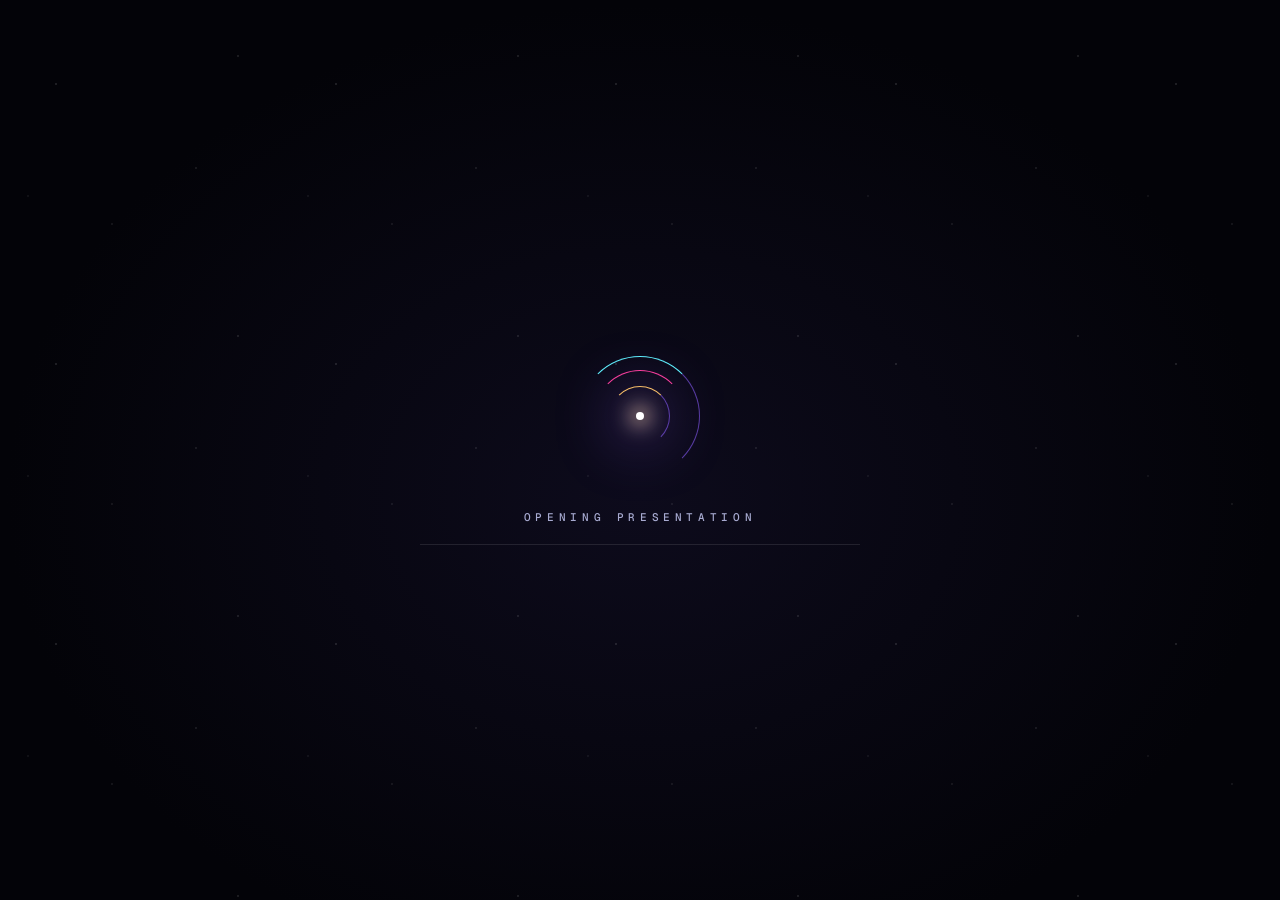
<file: intelligence-explosion/src/shell.html>
<!DOCTYPE html>
<html lang="en">
<head>
<meta charset="utf-8">
<meta name="viewport" content="width=device-width, initial-scale=1">
<meta name="theme-color" content="#030308">
<meta name="description" content="The Intelligence Explosion: a cinematic WebGL presentation on where AI is going, and how fast.">
<title>The Intelligence Explosion</title>
<link rel="preconnect" href="https://fonts.googleapis.com">
<link rel="preconnect" href="https://fonts.gstatic.com" crossorigin>
<link href="https://fonts.googleapis.com/css2?family=Anton&family=Geist:wght@300;400;500;700;800&family=Geist+Mono:wght@400;500;700&family=JetBrains+Mono:wght@700&family=Newsreader:ital,opsz,wght@0,6..72,400;1,6..72,400;1,6..72,500&family=Silkscreen&family=Unbounded:wght@300;800&display=block" rel="stylesheet">
<script type="importmap">{"imports":{"three":"https://cdn.jsdelivr.net/npm/three@0.170.0/build/three.module.min.js"}}</script>
<style>
/* VOICE: deadpan office slide that escalates into cinema
   IDEA: a talk deck that redesigns itself, then leaves the slide
   PICTURE: every slide is a full-screen shader scene
   COLOUR+TYPE: one strong palette per scene; Unbounded / Geist / Newsreader
   LAYOUT: virtual 1920-wide stage, text composited into the GL frame */
*{box-sizing:border-box;margin:0;padding:0}
html,body{height:100%;background:#000;overflow:hidden;color:#fff;font-family:Geist,system-ui,sans-serif;-webkit-font-smoothing:antialiased;touch-action:none;user-select:none;-webkit-user-select:none}
#gl{position:fixed;inset:0;width:100%;height:100%;display:block;cursor:default}
body.idle #gl{cursor:none}
#load{position:fixed;inset:0;display:grid;place-items:center;background:radial-gradient(ellipse at 50% 55%,#0d0b1c 0%,#030308 70%);color:#cfd3ff;z-index:20;transition:opacity 1.1s cubic-bezier(.7,0,.2,1),filter 1.1s;overflow:hidden}
#load .bx{width:min(440px,76vw);text-align:center;position:relative}
#load .orb{width:120px;height:120px;margin:0 auto 34px;position:relative}
#load .orb i{position:absolute;inset:0;border-radius:50%;border:1px solid transparent;border-top-color:#5ef2ff;border-right-color:rgba(139,92,255,.6);animation:spin 1.6s linear infinite}
#load .orb i:nth-child(2){inset:14px;border-top-color:#ff3d9a;border-right-color:transparent;animation-duration:2.3s;animation-direction:reverse}
#load .orb i:nth-child(3){inset:30px;border-top-color:#ffc65c;animation-duration:1.1s}
#load .orb b{position:absolute;left:50%;top:50%;width:8px;height:8px;margin:-4px;border-radius:50%;background:#fff;box-shadow:0 0 20px 6px rgba(255,220,180,.7),0 0 60px 20px rgba(139,92,255,.35);animation:pulse 1.4s ease-in-out infinite}
#load .t{font:500 11px "Geist Mono",ui-monospace,monospace;letter-spacing:.42em;text-transform:uppercase;opacity:.8}
#load .bar{height:1px;background:rgba(255,255,255,.1);margin-top:20px;overflow:hidden}
#load .bar i{display:block;height:100%;width:0;background:linear-gradient(90deg,#5ef2ff,#8b5cff,#ff3d9a,#ffc65c);box-shadow:0 0 12px #8b5cff;transition:width .25s}
#load .st{position:absolute;inset:0;background-image:radial-gradient(1px 1px at 20% 30%,#fff8,transparent),radial-gradient(1px 1px at 70% 60%,#fff6,transparent),radial-gradient(1px 1px at 40% 80%,#fff5,transparent),radial-gradient(1px 1px at 85% 20%,#fff7,transparent),radial-gradient(1px 1px at 10% 70%,#fff4,transparent);background-size:280px 280px;animation:drift 40s linear infinite;opacity:.7}
#load.gone{opacity:0;filter:blur(12px);pointer-events:none}
@keyframes spin{to{transform:rotate(360deg)}}@keyframes pulse{50%{transform:scale(1.6);opacity:.7}}@keyframes drift{to{background-position:280px 560px}}
#cur{position:fixed;left:0;top:0;width:26px;height:26px;margin:-13px;border-radius:50%;border:1px solid rgba(255,255,255,.55);pointer-events:none;z-index:11;mix-blend-mode:difference;transition:width .25s,height .25s,margin .25s,opacity .4s}
#cur.dn{width:16px;height:16px;margin:-8px}
body.idle #cur{opacity:0}
@media (hover:none){#cur{display:none}}
#nogl{position:fixed;inset:0;display:none;place-items:center;text-align:center;padding:2rem;font:18px/1.5 Geist,Arial,sans-serif;background:#0b0b0e;z-index:30}
.ui{position:fixed;z-index:10;transition:opacity .5s}
body.idle .ui.auto{opacity:0;pointer-events:none}
#bar{left:50%;bottom:18px;transform:translateX(-50%);display:flex;gap:6px;padding:6px;border-radius:14px;background:rgba(14,14,18,.55);backdrop-filter:blur(14px);-webkit-backdrop-filter:blur(14px);border:1px solid rgba(255,255,255,.1)}
#bar button{min-width:44px;height:44px;border:0;border-radius:10px;background:transparent;color:#fff;font:500 13px "Geist Mono",monospace;cursor:pointer;padding:0 10px}
#bar button:hover,#bar button.on{background:rgba(255,255,255,.12)}
#bar button:focus-visible{outline:2px solid #2b5cff}
@media (max-width:700px){#bar{bottom:auto;top:10px;gap:2px;padding:4px;transform:translateX(-50%) scale(.9)}#bar button{min-width:34px;height:38px;padding:0 6px;font-size:12px}}
#notes{left:0;right:0;bottom:0;padding:16px 28px 84px;background:linear-gradient(transparent,rgba(0,0,0,.86) 30%);font:17px/1.5 Geist,sans-serif;display:none}
#notes.on{display:block}
#notes .meta{font:500 12px "Geist Mono",monospace;opacity:.6;margin-bottom:6px;letter-spacing:.04em}
#ov{position:fixed;inset:0;z-index:15;background:rgba(6,6,8,.94);display:none;overflow:auto;padding:48px 5vw}
#ov.on{display:block}
#ov h2,#help h2{font:300 28px Unbounded,sans-serif;margin-bottom:24px}
#ov .grid{display:grid;grid-template-columns:repeat(auto-fill,minmax(220px,1fr));gap:18px}
#ov button{all:unset;cursor:pointer;display:block}
#ov button:focus-visible{outline:2px solid #2b5cff}
#ov canvas,#ov .ph{width:100%;aspect-ratio:16/9;border-radius:8px;background:#1a1a20;display:block;border:2px solid transparent}
#ov button.cur canvas,#ov button.cur .ph{border-color:#2b5cff}
#ov span{display:block;font:500 12px "Geist Mono",monospace;margin-top:8px;opacity:.75}
#help{position:fixed;inset:0;z-index:16;display:none;place-items:center;background:rgba(6,6,8,.8)}
#help.on{display:grid}
#help .card{background:#111116;border:1px solid rgba(255,255,255,.12);border-radius:16px;padding:32px 36px;max-width:560px;width:90vw;font:15px/1.9 Geist,sans-serif}
#help kbd{font:500 12px "Geist Mono",monospace;background:#24242c;border-radius:5px;padding:2px 7px;margin-right:6px}
#black{position:fixed;inset:0;background:#000;z-index:12;display:none}
#black.on{display:block}
.sr{position:absolute;width:1px;height:1px;overflow:hidden;clip:rect(0 0 0 0)}
body.headless .ui{display:none!important}
</style>
</head>
<body>
<canvas id="gl" aria-label="Presentation canvas"></canvas>
<div id="load"><div class="st"></div><div class="bx"><div class="orb"><i></i><i></i><i></i><b></b></div><div class="t">Opening presentation</div><div class="bar"><i id="loadbar"></i></div></div></div>
<div id="cur"></div>
<div id="nogl"><div><p style="font:300 28px Unbounded,sans-serif;margin-bottom:12px">This deck needs WebGL 2.</p><p>Try a recent Chrome, Edge, Firefox or Safari on a device with graphics acceleration turned on.</p></div></div>
<div id="bar" class="ui auto" role="toolbar" aria-label="Presentation controls">
  <button id="bPrev" aria-label="Previous">←</button>
  <button id="bOv" aria-label="Overview">O</button>
  <button id="bNotes" aria-label="Speaker notes">N</button>
  <button id="bAuto" aria-label="Auto-play">A</button>
  <button id="bMute" aria-label="Mute">M</button>
  <button id="bFs" aria-label="Fullscreen">F</button>
  <button id="bHelp" aria-label="Help">?</button>
  <button id="bNext" aria-label="Next">→</button>
</div>
<div id="notes" class="ui"><div class="meta" id="notesMeta"></div><div id="notesText"></div></div>
<div id="ov" role="dialog" aria-label="Slide overview"><h2>Overview</h2><div class="grid" id="ovGrid"></div></div>
<div id="help" role="dialog" aria-label="Keyboard help"><div class="card">
  <h2>Controls</h2>
  <div><kbd>→</kbd><kbd>Space</kbd>next &nbsp; <kbd>←</kbd>back &nbsp; click / swipe also work</div>
  <div><kbd>Home</kbd><kbd>End</kbd>first / last slide &nbsp; <kbd>1</kbd>–<kbd>9</kbd> jump to a slide</div>
  <div><kbd>F</kbd>fullscreen &nbsp; <kbd>A</kbd>auto-play &nbsp; <kbd>M</kbd>mute</div>
  <div><kbd>N</kbd>speaker notes &nbsp; <kbd>P</kbd>notes window &nbsp; <kbd>O</kbd>overview</div>
  <div><kbd>B</kbd>or <kbd>.</kbd>black screen &nbsp; <kbd>Esc</kbd>close panels</div>
  <div style="margin-top:14px;opacity:.6">Sound is made live in your browser. Press M to mute.</div>
</div></div>
<div id="black"></div>
<div class="sr" aria-live="polite" id="live"></div>
<script type="module">
%%SCRIPT%%
</script>
</body>
</html>
</file>
<file: styles.css>
/* An editorial desk, with a small imagined device for exploring the work. */
:root{color-scheme:light;--paper:#ebe5d9;--ink:#312c26;--muted:#716a60;--accent:#bf6849;--line:#cfc5b6;--panel:#f6f0e5;--soft:#e3d8c7;--shadow:0 28px 55px rgba(51,40,28,.16)}
*,*::before,*::after{box-sizing:border-box}html{scroll-behavior:smooth;scroll-padding-top:35px}body{margin:0;min-width:0;background:radial-gradient(ellipse at 15% 7%,rgba(255,251,236,.55),transparent 40%),radial-gradient(ellipse at 90% 85%,rgba(185,141,106,.12),transparent 55%),var(--paper);color:var(--ink);font:400 15px/1.65 'DM Sans',sans-serif}body::before{content:'';position:fixed;inset:0;pointer-events:none;z-index:20;opacity:.11;background-image:url("data:image/svg+xml,%3Csvg viewBox='0 0 180 180' xmlns='http://www.w3.org/2000/svg'%3E%3Cfilter id='n'%3E%3CfeTurbulence type='fractalNoise' baseFrequency='.8' numOctaves='3' stitchTiles='stitch'/%3E%3C/filter%3E%3Crect width='100%25' height='100%25' filter='url(%23n)' opacity='.17'/%3E%3C/svg%3E")}a{color:inherit;text-decoration:none}button{font:inherit;cursor:pointer}img,svg{display:block;max-width:100%}h1,h2,h3,p{margin-top:0}h1,h2,h3{font-family:'Space Grotesk',sans-serif}button,a{-webkit-tap-highlight-color:transparent}:focus-visible{outline:3px solid var(--accent);outline-offset:4px}[hidden]{display:none!important}::selection{background:#d7a087;color:#251e19}
.site-shell{min-height:100vh;display:flex;flex-direction:column}.skip-link{position:absolute;left:18px;top:-90px;z-index:30;background:var(--ink);color:var(--panel);padding:10px 18px;border-radius:4px}.skip-link:focus{top:12px}.site-header{width:min(1060px,calc(100% - 64px));margin:0 auto;min-height:90px;display:flex;align-items:center;justify-content:space-between;gap:24px;border-bottom:1px solid var(--line)}.brand{font:600 19px/1 'Space Grotesk',sans-serif;letter-spacing:-.065em;white-space:nowrap}.nav-links{display:flex;align-items:center;justify-content:flex-end;flex-wrap:wrap;gap:clamp(14px,2.5vw,32px)}.nav-links a,.theme-toggle{font-size:12px;font-weight:600;letter-spacing:.02em;color:var(--muted);transition:color .2s ease}.nav-links a:hover,.theme-toggle:hover,.text-link:hover{color:var(--accent)}.theme-toggle{border:1px solid var(--line);background:transparent;color:var(--ink);padding:7px 12px;border-radius:99px}.theme-toggle:not(html.js *){display:none}html:not(.js) .theme-toggle,html:not(.js) #copy-email,html:not(.js) .project-filters{display:none!important}
.experience{width:min(920px,calc(100% - 64px));margin:auto;display:grid;grid-template-columns:318px minmax(0,1fr);gap:clamp(45px,7vw,96px);align-items:center;padding:66px 0 72px;min-height:730px}.phone-column{min-width:0;display:flex;flex-direction:column;align-items:center}.phone{width:318px;max-width:100%;height:650px;position:relative;border:6px solid #252724;border-radius:48px;padding:5px;background:linear-gradient(125deg,#74726c,#1f211f 20%,#20221f 80%,#77746d);box-shadow:inset 0 0 0 1px #b9b7ac,inset 0 0 0 3px #272826,7px 17px 20px rgba(44,35,27,.11),18px 33px 52px rgba(44,35,27,.2);isolation:isolate}.phone::before{content:'';position:absolute;right:-8px;top:142px;width:2px;height:66px;background:#444440;border-radius:0 3px 3px 0}.phone-screen{position:relative;width:100%;height:100%;border-radius:37px;overflow:hidden;background:radial-gradient(ellipse at 10% 86%,#8b9c8a 0%,transparent 55%),radial-gradient(ellipse at 87% 12%,#f1d0b3 0%,transparent 53%),linear-gradient(150deg,#ccaa91,#cec1aa 52%,#8e9e8a);color:#2d302b}.phone-screen::before{content:'';position:absolute;width:110%;height:46%;left:-15%;bottom:-12%;background:linear-gradient(115deg,rgba(77,102,83,.43),rgba(230,222,191,.35));border-radius:50% 70% 0 0;transform:rotate(-16deg);pointer-events:none}.phone-status{height:40px;padding:8px 19px 0;display:flex;align-items:flex-start;justify-content:space-between;position:relative;z-index:5;font:600 12px 'DM Sans',sans-serif}.dynamic-island{position:absolute;width:90px;height:25px;top:7px;left:50%;transform:translateX(-50%);background:#171817;border-radius:99px;box-shadow:inset 0 -1px 2px #444;pointer-events:none}
.phone-home-screen{position:absolute;inset:40px 0 0;padding:23px 17px 67px;display:flex;flex-direction:column;gap:12px;overflow-y:auto;scrollbar-width:none;transition:opacity .22s ease,transform .22s ease}.phone-home-screen::-webkit-scrollbar{display:none}.phone.is-open .phone-home-screen{opacity:.32;transform:scale(.94);pointer-events:none}.profile-widget,.motto-widget,.projects-widget{background:rgba(251,248,234,.77);border:1px solid rgba(255,255,255,.47);border-radius:20px;padding:13px;box-shadow:0 5px 19px rgba(70,63,49,.08);backdrop-filter:blur(12px)}.profile-widget{display:flex;align-items:center;gap:11px;min-height:83px}.profile-widget p,.motto-widget p,.projects-widget p{margin:0}.profile-widget h2,.profile-widget h3{font-size:17px;line-height:1.1;letter-spacing:-.045em;margin:0 0 4px}.profile-widget small,.motto-widget small,.projects-widget small{display:block;font-size:10px;line-height:1.4;color:#615d50}.avatar-frame{width:44px;height:44px;flex:none;border-radius:13px;overflow:hidden;background:#c89d80;border:1px solid rgba(57,47,35,.13)}.avatar-frame img{width:100%;height:100%;object-fit:cover}.motto-widget{min-height:76px;background:rgba(231,219,196,.76)}.motto-widget strong,.motto-widget h3{display:block;font:500 17px/1.25 'Space Grotesk',sans-serif;letter-spacing:-.045em;margin:3px 0 0}.projects-widget{min-height:70px;display:flex;align-items:center;justify-content:space-between;gap:10px;background:rgba(206,222,202,.79)}.projects-widget strong{font:500 32px/1 'Space Grotesk',sans-serif;letter-spacing:-.08em}.app-grid{display:grid;grid-template-columns:repeat(4,minmax(0,1fr));gap:11px 3px;margin-top:auto}.app-launcher{min-width:0;min-height:68px;display:flex;align-items:center;flex-direction:column;gap:5px;text-align:center}.app-icon{width:46px;height:46px;display:grid;place-items:center;border-radius:14px;color:#fff;background:#705f51;box-shadow:0 3px 8px rgba(51,40,28,.18),inset 0 1px 1px rgba(255,255,255,.36);transition:transform .2s ease}.app-launcher:hover .app-icon,.phone-dock a:hover{transform:translateY(-3px)}.app-icon svg{width:24px;height:24px;stroke-width:1.7}.app-label{font:500 9px/1.15 'DM Sans',sans-serif;color:#272923;text-shadow:0 1px 2px rgba(255,255,255,.6);overflow-wrap:anywhere}.icon-about{background:#aa755b}.icon-stack{background:#687b69}.icon-canteen{background:#c87957}.icon-workout{background:#8c9774}.icon-pos{background:#797f83}.icon-inventory{background:#b08c58}.icon-ohman{background:#70666f}.icon-contact{background:#8e665d}.phone-dock{position:absolute;bottom:23px;left:14px;right:14px;min-height:57px;border-radius:18px;background:rgba(246,239,220,.53);backdrop-filter:blur(14px);display:flex;align-items:center;justify-content:space-evenly;z-index:2}.phone-dock a{width:40px;height:40px;display:grid;place-items:center;border-radius:12px;color:#354337;transition:transform .2s ease}.phone-dock svg{width:24px;height:24px}.phone-hint{color:var(--muted);font-size:11px;letter-spacing:.02em;margin:15px 0 0;text-align:center}.home-indicator{position:absolute;bottom:6px;left:50%;transform:translateX(-50%);z-index:6;border:0;border-radius:99px;background:#252923;width:104px;height:5px;padding:0}.home-indicator:hover{background:var(--accent)}
.phone-sheet{position:absolute;inset:40px 0 0;z-index:3;display:flex;flex-direction:column;background:#f5f0e5;border-radius:23px 23px 35px 35px;box-shadow:0 -11px 30px rgba(49,44,38,.14);transform:translateY(105%);opacity:0;visibility:hidden;pointer-events:none;transition:transform .22s ease,opacity .22s ease,visibility .22s ease}.phone.is-open .phone-sheet,.phone-sheet.is-open{transform:translateY(0);opacity:1;visibility:visible;pointer-events:auto}.sheet-toolbar{height:53px;flex:none;display:flex;align-items:center;gap:12px;padding:8px 15px;border-bottom:1px solid rgba(70,55,41,.1)}.sheet-toolbar button{min-width:40px;min-height:40px;border:0;background:transparent;color:var(--accent);font-size:13px;font-weight:700}.sheet-toolbar strong,.sheet-toolbar #phone-sheet-title{font:600 13px 'Space Grotesk',sans-serif;white-space:nowrap;overflow:hidden;text-overflow:ellipsis}.sheet-body{min-width:0;overflow:auto;overscroll-behavior:contain;padding:19px 19px 48px;scrollbar-color:#b8aa94 transparent}.sheet-body :where(h1,h2,h3,p,li,a){overflow-wrap:anywhere}.screen-kicker{display:block;font-size:10px;letter-spacing:.15em;text-transform:uppercase;font-weight:700;color:var(--accent);margin-bottom:7px}.screen-title{font-size:26px;font-weight:500;line-height:1.1;letter-spacing:-.055em;margin:0 0 11px}.screen-copy{font-size:12px;line-height:1.6;color:#6a6257;margin:0 0 16px}.screen-card{background:#e9e2d5;border-radius:16px;padding:15px;margin:12px 0;font-size:12px;line-height:1.5}.screen-card p:last-child{margin-bottom:0}.screen-links{display:flex;flex-wrap:wrap;gap:8px;margin:16px 0}.screen-links a,.screen-project-list a{display:flex;align-items:center;min-height:42px;padding:10px 13px;border-radius:11px;background:#e6dcd0;font-size:12px;font-weight:600;line-height:1.3;transition:background .2s ease}.screen-links a:hover,.screen-project-list a:hover{background:#d7c6b4}.screen-project-list{display:grid;gap:7px;margin:14px 0}.screen-project-list a{justify-content:space-between;gap:10px}.screen-project-list a::after{content:'↗';color:var(--accent)}.screen-hero{position:relative;min-height:148px;overflow:hidden;display:grid;place-items:center;margin:0 0 18px;border-radius:17px;background:#ead0b9;color:#493f36}.screen-hero::before{content:'';position:absolute;width:180px;height:180px;left:-65px;bottom:-100px;border:1px solid currentColor;border-radius:50%;opacity:.23}.hero-canteen{background:linear-gradient(130deg,#efcaa8,#d8906c)}.hero-workout{background:linear-gradient(135deg,#d5ddba,#98ac8c)}.hero-pos{background:linear-gradient(135deg,#d4d9d4,#9caeaa)}.hero-inventory{background:linear-gradient(135deg,#e7d9b9,#c4a976)}.hero-ohman{background:linear-gradient(135deg,#d8c6c2,#af9ba7)}.screen-hero :where(.mini-receipt,.progress-ring,.mini-terminal,.mini-boxes){position:relative;z-index:1}.mini-receipt{width:106px;min-height:109px;padding:12px;background:#fff8e9;box-shadow:7px 8px 0 rgba(68,45,37,.12);transform:rotate(-7deg);font-size:10px}.mini-receipt::after{content:'· · · · · · · · ·';display:block;border-top:1px dashed #ba9d88;margin-top:13px;padding-top:8px;color:#ad765d}.progress-ring{width:94px;height:94px;border-radius:50%;background:conic-gradient(#6e8d78 0 72%,rgba(255,255,255,.56) 72% 100%);display:grid;place-items:center;box-shadow:0 10px 16px rgba(45,54,39,.12)}.progress-ring::before{content:'';position:absolute;inset:12px;border-radius:50%;background:#dce4cf}.progress-ring>*{position:relative;z-index:1}.mini-terminal{width:150px;min-height:90px;padding:12px;border-radius:10px;background:#485851;color:#eff0dc;box-shadow:8px 9px 0 rgba(55,67,59,.14);font:11px/1.6 monospace}.mini-terminal::before{content:'●  ●  ●';display:block;letter-spacing:2px;color:#bdc8b8;border-bottom:1px solid #81928b;margin-bottom:8px}.mini-boxes{display:flex;gap:6px;transform:rotate(-10deg)}.mini-boxes::before,.mini-boxes::after{content:'';width:55px;height:55px;border:2px solid #8d7456;background:#d8bd8f;box-shadow:6px 7px 0 rgba(92,68,44,.14)}
.detail-column{min-width:0}.detail-panel{max-width:490px}.eyebrow{display:block;color:var(--accent);font-size:11px;letter-spacing:.18em;font-weight:700;text-transform:uppercase;margin:0 0 20px}.detail-title{font-size:clamp(42px,4.4vw,58px);line-height:1.02;letter-spacing:-.07em;font-weight:500;margin:0 0 24px;overflow-wrap:anywhere}.detail-lede{font-size:18px;line-height:1.5;letter-spacing:-.015em;margin:0 0 18px}.detail-copy{color:var(--muted);line-height:1.8;margin:0 0 18px}.detail-actions{display:flex;align-items:center;flex-wrap:wrap;gap:13px 24px;margin-top:30px}.text-link{display:inline-flex;align-items:center;gap:6px;color:var(--accent);font-size:13px;font-weight:700;border-bottom:1px solid currentColor;padding-bottom:4px;transition:color .2s ease}.pill-link{display:inline-flex;justify-content:center;align-items:center;min-height:42px;padding:10px 17px;border:1px solid var(--ink);border-radius:99px;background:var(--ink);color:var(--paper);font-size:12px;font-weight:700;transition:background .2s ease,transform .2s ease}.pill-link:hover{background:var(--accent);border-color:var(--accent);transform:translateY(-2px)}.tag-list{display:flex;flex-wrap:wrap;gap:7px;list-style:none;padding:0;margin:22px 0}.tag-list li,.tag-list span{font-size:11px;border:1px solid var(--line);border-radius:99px;padding:4px 10px;color:var(--muted)}.detail-meta,.detail-footer{margin-top:28px;border-top:1px solid var(--line);padding-top:15px;font-size:12px;color:var(--muted)}.detail-meta a,.detail-footer a{text-decoration:underline;text-underline-offset:3px}.project-filters{display:flex;flex-wrap:wrap;gap:6px;margin:20px 0 12px}.project-filters button{border:1px solid var(--line);border-radius:99px;background:transparent;color:var(--muted);padding:6px 11px;font-size:11px}.project-filters button:hover,.project-filters button[aria-pressed=true]{border-color:var(--accent);background:var(--accent);color:#fff}.project-list{margin-top:8px;border-top:1px solid var(--line)}.project-card{display:flex;align-items:baseline;gap:16px;border-bottom:1px solid var(--line);padding:14px 0;min-width:0}.project-number{font:500 11px 'Space Grotesk',sans-serif;color:var(--accent);flex:none}.project-info{min-width:0;flex:1}.project-info h3{font-size:17px;line-height:1.3;font-weight:500;letter-spacing:-.04em;margin:0 0 3px}.project-info p{font-size:12px;line-height:1.5;color:var(--muted);margin:0}.project-card a:hover{color:var(--accent)}#project-count{font-size:11px;color:var(--muted)}#copy-email{border:1px solid var(--line);border-radius:99px;background:transparent;color:var(--ink);padding:10px 14px;font-size:12px}#copy-email:hover{border-color:var(--accent);color:var(--accent)}.copy-status{font-size:11px;color:var(--muted);min-height:1.5em}.site-footer{width:min(1060px,calc(100% - 64px));margin:0 auto;min-height:68px;border-top:1px solid var(--line);display:flex;align-items:center;justify-content:space-between;gap:12px 20px;color:var(--muted);font-size:11px}.site-footer p{margin:0}.site-footer a:hover{color:var(--accent)}
html[data-look=dark]{color-scheme:dark;--paper:#29251f;--ink:#f0e8dc;--muted:#b9aea0;--accent:#de9473;--line:#51473c;--panel:#373028;--soft:#453b32;--shadow:0 28px 55px rgba(0,0,0,.27)}html[data-look=dark] body{background:radial-gradient(ellipse at 16% 10%,rgba(126,91,70,.13),transparent 50%),#29251f}html[data-look=dark] .phone{border-color:#171917}html[data-look=dark] .phone-screen{background:radial-gradient(ellipse at 10% 86%,#657b6e,transparent 57%),radial-gradient(ellipse at 87% 12%,#a58070,transparent 55%),linear-gradient(150deg,#877866,#9b8b78 55%,#54665a)}html[data-look=dark] .profile-widget,html[data-look=dark] .motto-widget,html[data-look=dark] .projects-widget{background:rgba(52,52,45,.79);border-color:rgba(238,223,196,.13);color:#f1e9d9}html[data-look=dark] .projects-widget{background:rgba(61,77,65,.87)}html[data-look=dark] .profile-widget small,html[data-look=dark] .motto-widget small,html[data-look=dark] .projects-widget small{color:#cabfaf}html[data-look=dark] .app-label{color:#f6eee3;text-shadow:0 1px 2px #25211c}html[data-look=dark] .phone-dock{background:rgba(48,51,44,.68)}html[data-look=dark] .phone-dock a{color:#e6e7cf}html[data-look=dark] .phone-sheet{background:#322d27;color:#f0e8dc}html[data-look=dark] .sheet-toolbar{border-color:#50483e}html[data-look=dark] .screen-copy{color:#c2b7aa}html[data-look=dark] .screen-card,html[data-look=dark] .screen-links a,html[data-look=dark] .screen-project-list a{background:#443b32;color:#f0e8dc}html[data-look=dark] .screen-links a:hover,html[data-look=dark] .screen-project-list a:hover{background:#594739}html[data-look=dark] .pill-link{background:#e7dbca;color:#29251f;border-color:#e7dbca}html[data-look=dark] .pill-link:hover{background:var(--accent);border-color:var(--accent)}
@media(max-width:760px){.site-header,.site-footer{width:calc(100% - 36px)}.site-header{min-height:72px;align-items:flex-start;padding:18px 0;flex-wrap:wrap;gap:12px}.brand{padding-top:7px}.nav-links{gap:9px 17px}.experience{width:min(520px,calc(100% - 36px));display:flex;flex-direction:column;align-items:stretch;gap:42px;min-height:0;padding:38px 0 65px}.phone-column{width:100%}.detail-column{width:100%}.detail-panel{max-width:none}.detail-title{font-size:clamp(42px,8vw,54px)}.site-footer{padding:18px 0;align-items:flex-start;flex-wrap:wrap}}
@media(max-width:400px){.site-header{gap:12px 8px}.nav-links{justify-content:flex-start;gap:9px 13px}.nav-links a,.theme-toggle{font-size:11px}.phone{width:min(318px,100%)}.experience{padding-top:28px}.detail-title{font-size:42px}}
@media(max-width:340px){.site-header,.site-footer,.experience{width:calc(100% - 26px)}.phone{height:620px}.phone-home-screen{padding-inline:12px}.app-grid{gap:9px 0}.app-icon{width:41px;height:41px}.profile-widget,.motto-widget,.projects-widget{padding:11px}}
@media(prefers-reduced-motion:reduce){html{scroll-behavior:auto}*,*::before,*::after{animation:none!important;transition:none!important}}
/* With scripting unavailable, use ordinary document links and show every panel. */
html:not(.js){scroll-behavior:auto}
html:not(.js) .phone-column{display:none}html:not(.js) .experience{display:block;min-height:0;width:min(720px,calc(100% - 36px))}html:not(.js) .detail-panel{max-width:none;padding:34px 0;border-bottom:1px solid var(--line);animation:none}html:not(.js) .detail-panel:first-child{padding-top:0}
/* Concrete markup refinements: the navigation is one row; the home widgets are type-led. */
.site-header nav{width:100%;display:flex;align-items:center;gap:clamp(17px,3vw,42px)}.site-header nav .nav-links{margin-left:auto}.brand span{color:var(--accent)}.detail-title em{font-style:normal;color:var(--accent)}.profile-widget .screen-kicker{font-size:8px;line-height:1.2;margin-bottom:3px;color:#795a48}.profile-widget strong{display:block;font:600 17px/1.12 'Space Grotesk',sans-serif;letter-spacing:-.05em}.profile-widget div>span:last-child{display:block;font-size:9px;color:#645e53;line-height:1.4;margin-top:4px}.motto-widget{display:flex;align-items:flex-start;gap:9px;min-height:75px}.motto-widget>span{font-size:21px;color:#a4694f;line-height:1}.motto-widget p{font:500 17px/1.23 'Space Grotesk',sans-serif;letter-spacing:-.04em}.projects-widget{display:block;min-height:85px;padding:12px 14px}.projects-widget>span{display:block;font-size:9px;line-height:1.2;letter-spacing:.14em;font-weight:700;color:#596a56;margin-bottom:5px}.projects-widget strong{display:block;font:500 19px/1.05 'Space Grotesk',sans-serif;letter-spacing:-.055em}.projects-widget strong span{font-size:16px;color:#547262}.app-grid{margin-top:1px}.phone-dock a{font:600 18px 'Space Grotesk',sans-serif}.phone-dock a:first-child{font-size:13px}.home-indicator{background:transparent;width:120px;height:24px;bottom:0}.home-indicator span{display:block;width:104px;height:5px;border-radius:99px;background:#262722;margin:9px auto}.home-indicator:hover span{background:var(--accent)}.project-toolbar{display:flex;align-items:center;justify-content:space-between;gap:9px;flex-wrap:wrap}.project-info>span{font-size:11px;color:var(--accent)}.project-card{flex-wrap:wrap;gap:6px 13px}.project-card .project-number{width:100%}.project-card>.text-link{font-size:11px;white-space:nowrap}.project-card>.detail-actions{margin:0;gap:8px 12px}.project-card>.detail-actions .text-link{font-size:11px}.detail-panel h3:not(.project-info h3){font-size:15px;font-weight:500;margin:19px 0 7px}.detail-panel .tag-list{margin-top:9px}.screen-project-list a::after{content:none}html[data-look=dark] .profile-widget .screen-kicker{color:#e4b391}html[data-look=dark] .profile-widget div>span:last-child{color:#cfc4b4}html[data-look=dark] .projects-widget>span{color:#c9d8ba}html[data-look=dark] .projects-widget strong span{color:#c4d9c5}html[data-look=dark] .home-indicator span{background:#e6ddcf}
@media(max-width:760px){.site-header nav{flex-wrap:wrap;gap:12px 18px}.site-header nav .nav-links{margin-left:auto}.site-header nav .theme-toggle{flex:none}.project-card>.detail-actions{flex-wrap:wrap}}
@media(max-width:460px){.site-header nav .nav-links{order:3;width:100%;margin:0;justify-content:flex-start}.site-header nav .theme-toggle{margin-left:auto}.project-card>.text-link{margin-left:0}}
#project-filters{display:flex;flex-wrap:wrap;gap:6px;margin:20px 0 12px}#project-filters button{border:1px solid var(--line);border-radius:99px;background:transparent;color:var(--muted);padding:6px 11px;font-size:11px;min-height:36px}#project-filters button:hover,#project-filters button[aria-pressed=true]{border-color:var(--accent);background:var(--accent);color:#fff}#copy-status{display:block;font-size:11px;color:var(--muted);min-height:1.5em;margin-top:7px}html:not(.js) #project-filters{display:none!important}
/* ==========================================================================
   Motion layer. Tokens first; see DESIGN.md for when to use each one.
   Productive motion (controls, feedback) stays at micro/small.
   Expressive motion (panel reveals, the phone, heroes) uses medium to hero.
   Everything here is switched off by the reduced-motion rule above, and the
   JavaScript checks the same preference before running any of its effects.
   ========================================================================== */
:root{--dur-micro:120ms;--dur-small:200ms;--dur-medium:320ms;--dur-large:560ms;--dur-hero:900ms;--ease-out:cubic-bezier(.16,1,.3,1);--ease-in:cubic-bezier(.7,0,.84,0);--ease-in-out:cubic-bezier(.65,0,.35,1);--ease-spring:linear(0,.128,.232,.347,.467,.584,.693,.791,.876,.947,1.004,1.048,1.079,1.099,1.11,1.113,1.11,1.102,1.092,1.079,1.066,1.053,1.04,1.028,1.018,1.01,1.002,.997,.993,.99,.988,.987,.987,.988,.989,.99,.992,.993,.995,.996,.997,.998,.999,1);--ease-spring-stiff:linear(0,.183,.308,.433,.549,.651,.738,.809,.865,.908,.941,.965,.982,.993,1.001,1.005,1.007,1.008,1.007,1.005,1.003,1.001,1);--stagger:40ms;--stagger-char:18ms}
@property --wipe{syntax:'<length>';inherits:false;initial-value:0px}
@property --ring{syntax:'<percentage>';inherits:false;initial-value:72%}
@property --sweep{syntax:'<percentage>';inherits:false;initial-value:0%}

/* Layers: the dot field sits under the page; cursor and overlays above it. */
.site-header,main,.site-footer{position:relative;z-index:1}
#field{position:fixed;inset:0;width:100%;height:100%;z-index:0;pointer-events:none}
.sr-only{position:absolute!important;width:1px;height:1px;padding:0;margin:-1px;overflow:hidden;clip:rect(0 0 0 0);white-space:nowrap;border:0}

/* Split headlines: each word stays whole and each letter can move on its own. */
.split-w{display:inline-block;white-space:nowrap}.split-c{display:inline-block;transform-origin:50% 100%}

/* The giant editorial index behind the panel text, an odometer of two digits. */
.detail-column{position:relative;isolation:isolate}
.panel-index{position:absolute;z-index:-1;top:-.34em;right:-.04em;display:flex;font:500 clamp(150px,19vw,270px)/1 'Space Grotesk',sans-serif;letter-spacing:-.08em;color:transparent;-webkit-text-stroke:1px var(--line);pointer-events:none;user-select:none;height:1em;overflow:hidden;opacity:.9}
.panel-index .odo{display:block;height:1em;overflow:hidden}.panel-index .odo-strip{display:flex;flex-direction:column;transition:transform var(--dur-hero) var(--ease-spring)}.panel-index .odo-strip span{display:block;height:1em}
html:not(.js) .panel-index{display:none}

/* Cursor aura: the native cursor stays; this ring trails it and reacts. */
.cursor-ring,.cursor-dot{position:fixed;left:0;top:0;z-index:40;pointer-events:none;border-radius:50%;opacity:0;transition:opacity var(--dur-small) ease}
.cursor-ring{width:38px;height:38px;margin:-19px 0 0 -19px;border:1.5px solid var(--accent);display:grid;place-items:center;transition:opacity var(--dur-small) ease,width var(--dur-medium) var(--ease-spring),height var(--dur-medium) var(--ease-spring),margin var(--dur-medium) var(--ease-spring),background-color var(--dur-small) ease,border-color var(--dur-small) ease}
.cursor-dot{width:6px;height:6px;margin:-3px 0 0 -3px;background:var(--accent)}
.cursor-on .cursor-ring,.cursor-on .cursor-dot{opacity:1}
.cursor-ring.is-hover{width:58px;height:58px;margin:-29px 0 0 -29px;background:color-mix(in srgb,var(--accent) 14%,transparent)}
.cursor-ring.is-label{width:62px;height:62px;margin:-31px 0 0 -31px;background:var(--accent);border-color:var(--accent)}
.cursor-ring span{font:700 9px/1 'DM Sans',sans-serif;letter-spacing:.14em;text-transform:uppercase;color:#fff;opacity:0;transform:scale(.6);transition:opacity var(--dur-small) ease,transform var(--dur-medium) var(--ease-spring)}
.cursor-ring.is-label span{opacity:1;transform:none}
.cursor-ring.is-down{width:30px;height:30px;margin:-15px 0 0 -15px}

/* The phone: 3D tilt, a moving glare, and parallax between its layers. */
/* overflow:clip, unlike hidden, cannot be scrolled by focus() or scroll-into-view. */
.phone-screen{overflow:clip}
.phone{transform:perspective(1400px) rotateX(var(--rx,0deg)) rotateY(var(--ry,0deg))}
.phone-screen::before{translate:calc(var(--px,0) * -14px) calc(var(--py,0) * -10px)}
.phone-home-screen{translate:calc(var(--px,0) * 4px) calc(var(--py,0) * 3px)}
.phone-screen::after{content:'';position:absolute;inset:0;z-index:8;pointer-events:none;border-radius:inherit;background:radial-gradient(circle at var(--gx,30%) var(--gy,18%),rgba(255,255,255,.42),rgba(255,255,255,0) 42%);mix-blend-mode:soft-light;opacity:var(--go,0);transition:opacity var(--dur-large) ease}
.phone.is-open .phone-home-screen{transform:none;opacity:1}
.phone-ghost{position:absolute;pointer-events:none;z-index:4}
.sheet-ghost{inset:40px 0 0;background:#f5f0e5;border-radius:23px 23px 35px 35px;box-shadow:0 -11px 30px rgba(49,44,38,.14);padding:18px 20px;font:600 13px 'Space Grotesk',sans-serif;color:var(--ink)}
html[data-look=dark] .sheet-ghost{background:#322d27;color:#f0e8dc}
.home-ghost{inset:40px 0 0;padding:23px 17px 67px;display:flex;flex-direction:column;gap:12px;overflow:hidden;z-index:2;transform-origin:50% 60%}

/* Dynamic island: grows into a live activity for feedback, then settles. */
.dynamic-island{z-index:9;display:grid;place-items:center;overflow:hidden;color:#f3eee4;transition:width var(--dur-large) var(--ease-spring),height var(--dur-large) var(--ease-spring),top var(--dur-large) var(--ease-spring)}
.dynamic-island .island-text{font:600 10px/1 'DM Sans',sans-serif;letter-spacing:.02em;white-space:nowrap;opacity:0;transform:scale(.7);filter:blur(4px);transition:opacity var(--dur-small) ease,transform var(--dur-medium) var(--ease-spring),filter var(--dur-small) ease;display:flex;align-items:center;gap:7px}
.dynamic-island .island-text i{width:7px;height:7px;border-radius:50%;background:#8fd19e;box-shadow:0 0 0 3px rgba(143,209,158,.22)}
.dynamic-island.is-expanded{width:var(--island-w,176px);height:31px;top:6px}
.dynamic-island.is-expanded .island-text{opacity:1;transform:none;filter:none;transition-delay:90ms}

/* Boot screen for the first visit. */
.boot{position:absolute;inset:0;z-index:7;border-radius:inherit;background:#111210;display:grid;place-items:center;color:#f3eee4;pointer-events:none}
.boot span{font:500 30px/1 'Space Grotesk',sans-serif;letter-spacing:-.06em}
.boot span b{color:var(--accent);font-weight:500}

/* App icons: jelly on hover, squash on press, a light sweep, a tap ripple. */
.app-icon{position:relative;overflow:hidden;transition:transform var(--dur-small) var(--ease-spring),box-shadow var(--dur-small) ease}
.app-icon::after{content:'';position:absolute;inset:-40%;background:linear-gradient(115deg,transparent 40%,rgba(255,255,255,.55) 50%,transparent 60%);transform:translateX(-80%);transition:transform 0s}
.app-launcher:hover .app-icon{transform:none;animation:jelly var(--dur-large) var(--ease-out);box-shadow:0 9px 16px rgba(51,40,28,.25),inset 0 1px 1px rgba(255,255,255,.36)}
.app-launcher:hover .app-icon::after{transform:translateX(80%);transition:transform var(--dur-large) var(--ease-out)}
.app-launcher:active .app-icon{transform:scale(.88);animation:none}
.app-launcher[aria-current=page] .app-icon{box-shadow:0 0 0 2px rgba(255,255,255,.8),0 6px 14px rgba(51,40,28,.25)}
@keyframes jelly{0%{transform:scale(1)}28%{transform:scale(1.17,.85)}46%{transform:scale(.9,1.12)}64%{transform:scale(1.06,.95)}82%{transform:scale(.98,1.02)}100%{transform:scale(1)}}
.tap-ripple{position:absolute;width:20px;height:20px;margin:-10px 0 0 -10px;border-radius:50%;background:rgba(255,255,255,.55);pointer-events:none}
.phone-dock a{transition:transform var(--dur-small) var(--ease-spring),background-color var(--dur-small) ease}.phone-dock a:hover{transform:translateY(-4px) scale(1.08);background:rgba(255,255,255,.3)}
.projects-widget,.profile-widget,.motto-widget{transition:transform var(--dur-medium) var(--ease-spring),box-shadow var(--dur-medium) ease}
.projects-widget:hover{transform:translateY(-3px) scale(1.015);box-shadow:0 14px 26px rgba(70,63,49,.16)}
.projects-widget strong>span{display:inline-block;transition:transform var(--dur-medium) var(--ease-spring)}.projects-widget:hover strong>span{transform:translate(3px,-3px) rotate(8deg)}

/* Sheet heroes: each little illustration acts out what the project does. */
.mini-receipt{animation:receipt-print var(--dur-hero) var(--ease-out) .12s both}
@keyframes receipt-print{from{clip-path:inset(0 0 100% 0);transform:rotate(-7deg) translateY(-34px)}to{clip-path:inset(0 0 -20% 0);transform:rotate(-7deg)}}
.mini-receipt i,.mini-terminal i{display:block;height:5px;border-radius:3px;margin:8px 0 0;background:#e3cdb9;transform-origin:0 50%;animation:line-draw var(--dur-large) var(--ease-out) both}
.mini-receipt i:nth-of-type(1){width:80%;animation-delay:.42s}.mini-receipt i:nth-of-type(2){width:58%;animation-delay:.52s}.mini-receipt i:nth-of-type(3){width:70%;animation-delay:.62s}
.mini-terminal i{background:#8da197;height:4px}.mini-terminal i:nth-of-type(1){width:84%;animation-delay:.25s}.mini-terminal i:nth-of-type(2){width:46%;animation-delay:.45s}.mini-terminal i:nth-of-type(3){width:66%;animation-delay:.65s}
@keyframes line-draw{from{transform:scaleX(0)}to{transform:scaleX(1)}}
.mini-receipt b,.mini-terminal b{display:inline-grid;place-items:center;margin-top:9px;width:22px;height:22px;border-radius:50%;background:var(--accent);color:#fff;font-size:11px;animation:pop var(--dur-large) var(--ease-spring) .85s both}
@keyframes pop{from{transform:scale(0) rotate(-40deg)}to{transform:none}}
.progress-ring{background:conic-gradient(#6e8d78 0 var(--ring),rgba(255,255,255,.56) var(--ring) 100%);animation:ring-fill 1.4s var(--ease-out) .15s both}
@keyframes ring-fill{from{--ring:0%;transform:rotate(-90deg) scale(.8)}to{--ring:72%;transform:none}}
.progress-ring span{animation:pop var(--dur-large) var(--ease-spring) 1s both}
.mini-terminal{animation:rise var(--dur-large) var(--ease-spring) .05s both}
@keyframes rise{from{transform:translateY(26px) scale(.9);opacity:0}to{transform:none;opacity:1}}
.mini-boxes::before,.mini-boxes::after,.mini-boxes span{animation:drop var(--dur-large) var(--ease-spring) both}
.mini-boxes::before{animation-delay:.1s}.mini-boxes span:nth-child(1){animation-delay:.2s}.mini-boxes span:nth-child(2){animation-delay:.28s}.mini-boxes span:nth-child(3){animation-delay:.36s}.mini-boxes::after{animation-delay:.46s}
.mini-boxes span{display:inline-block}
@keyframes drop{from{transform:translateY(-120px) rotate(-14deg);opacity:0}60%{opacity:1}to{transform:none;opacity:1}}
.hero-ohman span{display:inline-block;font-size:62px;color:#5e4c5a;animation:fan-spin 2.6s cubic-bezier(.12,.7,.16,1) both}
@keyframes fan-spin{from{transform:rotate(-1080deg) scale(.4);opacity:0}15%{opacity:1}to{transform:none;opacity:1}}
.screen-hero::before{animation:orbit 1.2s var(--ease-out) both}
@keyframes orbit{from{transform:scale(.2);opacity:0}to{transform:none;opacity:.23}}

/* Editorial links and buttons. */
.nav-links a{position:relative;padding:4px 0}
.nav-links a::after{content:'';position:absolute;left:0;right:0;bottom:-2px;height:1.5px;background:var(--accent);transform:scaleX(0);transform-origin:100% 50%;transition:transform var(--dur-medium) var(--ease-out)}
.nav-links a:hover::after,.nav-links a[aria-current=page]::after{transform:scaleX(1);transform-origin:0 50%}
.nav-links a[aria-current=page]{color:var(--ink)}
.brand span{display:inline-block;transition:transform var(--dur-medium) var(--ease-spring)}.brand:hover span{transform:translateY(-6px) scale(1.4)}
.text-link{border-bottom:0;background:linear-gradient(currentColor,currentColor) 0 100%/100% 1px no-repeat;transition:color var(--dur-small) ease,background-size var(--dur-medium) var(--ease-out)}
.text-link:hover{background-size:0 1px;background-position:100% 100%}
.pill-link,#copy-email{position:relative;overflow:hidden;isolation:isolate}.pill-link,#copy-email,.theme-toggle{translate:var(--mag-x,0) var(--mag-y,0)}
.pill-link::before,#copy-email::before{content:'';position:absolute;z-index:-1;left:var(--mx,50%);top:var(--my,50%);width:260%;aspect-ratio:1;border-radius:50%;background:var(--accent);transform:translate(-50%,-50%) scale(0);transition:transform var(--dur-large) var(--ease-out)}
.pill-link:hover::before,#copy-email:hover::before{transform:translate(-50%,-50%) scale(1)}
.pill-link:hover{transform:none}
#copy-email:hover{color:#fff}
.theme-toggle{transition:color var(--dur-small) ease,rotate var(--dur-large) var(--ease-spring)}
.theme-toggle.is-flipping{rotate:180deg}
.theme-wipe{position:fixed;inset:0;z-index:45;pointer-events:none;-webkit-mask:radial-gradient(circle at var(--x) var(--y),transparent var(--wipe),#000 calc(var(--wipe) + 1px));mask:radial-gradient(circle at var(--x) var(--y),transparent var(--wipe),#000 calc(var(--wipe) + 1px));animation:wipe var(--dur-hero) var(--ease-in-out) forwards}
@keyframes wipe{from{--wipe:0px}to{--wipe:var(--wipe-max)}}

/* Project list: hover bar, sliding title, cursor-following preview. */
.project-card{position:relative;transition:padding var(--dur-medium) var(--ease-out)}
.project-card::before{content:'';position:absolute;left:-14px;top:14px;bottom:14px;width:3px;border-radius:3px;background:var(--accent);transform:scaleY(0);transition:transform var(--dur-medium) var(--ease-spring)}
.project-card:hover::before{transform:scaleY(1)}
.project-info h3{transition:transform var(--dur-medium) var(--ease-spring)}.project-card:hover .project-info h3{transform:translateX(6px)}
.peek{position:fixed;left:0;top:0;z-index:35;width:210px;height:136px;margin:-68px 0 0 24px;border-radius:16px;display:grid;place-items:center;pointer-events:none;box-shadow:0 18px 40px rgba(51,40,28,.25);opacity:0;scale:.6;rotate:-6deg;transition:opacity var(--dur-small) ease,scale var(--dur-medium) var(--ease-spring),rotate var(--dur-medium) var(--ease-spring);color:#3f342c;overflow:hidden}
.peek.is-on{opacity:1;scale:1;rotate:0deg}
.peek b{font:500 54px/1 'Space Grotesk',sans-serif;transition:transform var(--dur-large) var(--ease-spring)}
.peek small{position:absolute;left:12px;bottom:10px;font:700 9px/1 'DM Sans',sans-serif;letter-spacing:.16em;text-transform:uppercase;opacity:.72}

/* Filter: one pill slides between options instead of each button lighting up. */
#project-filters{position:relative}
.filter-pill{position:absolute;left:0;top:0;z-index:0;border-radius:99px;background:var(--accent);pointer-events:none;transition:transform var(--dur-large) var(--ease-spring),width var(--dur-large) var(--ease-spring),height var(--dur-medium) var(--ease-out)}
#project-filters button{position:relative;z-index:1;transition:color var(--dur-small) ease,border-color var(--dur-small) ease}
.has-pill #project-filters button[aria-pressed=true]{background:transparent;border-color:transparent;color:#fff}
.has-pill #project-filters button:not([aria-pressed=true]):hover{background:transparent;color:var(--accent)}

.tag-list li{transition:transform var(--dur-small) var(--ease-spring),border-color var(--dur-small) ease,color var(--dur-small) ease}
.tag-list li:hover{transform:translateY(-3px) rotate(-2deg);border-color:var(--accent);color:var(--accent)}
.burst{position:fixed;left:0;top:0;z-index:46;width:7px;height:7px;border-radius:2px;pointer-events:none}

@media(max-width:760px){.panel-index{font-size:clamp(110px,34vw,170px);top:-.2em}}
@media(hover:none),(pointer:coarse){.cursor-ring,.cursor-dot,.peek{display:none}}
@media(prefers-reduced-motion:reduce){.cursor-ring,.cursor-dot,.peek,.theme-wipe,.boot,#field{display:none!important}.phone{transform:none}}
.home-ghost .phone-dock>div{width:40px;height:40px;display:grid;place-items:center;border-radius:12px;color:#354337;font:600 18px 'Space Grotesk',sans-serif}.home-ghost .phone-dock>div:first-child{font-size:13px}
::view-transition-old(root),::view-transition-new(root){animation:none;mix-blend-mode:normal}
</file>
